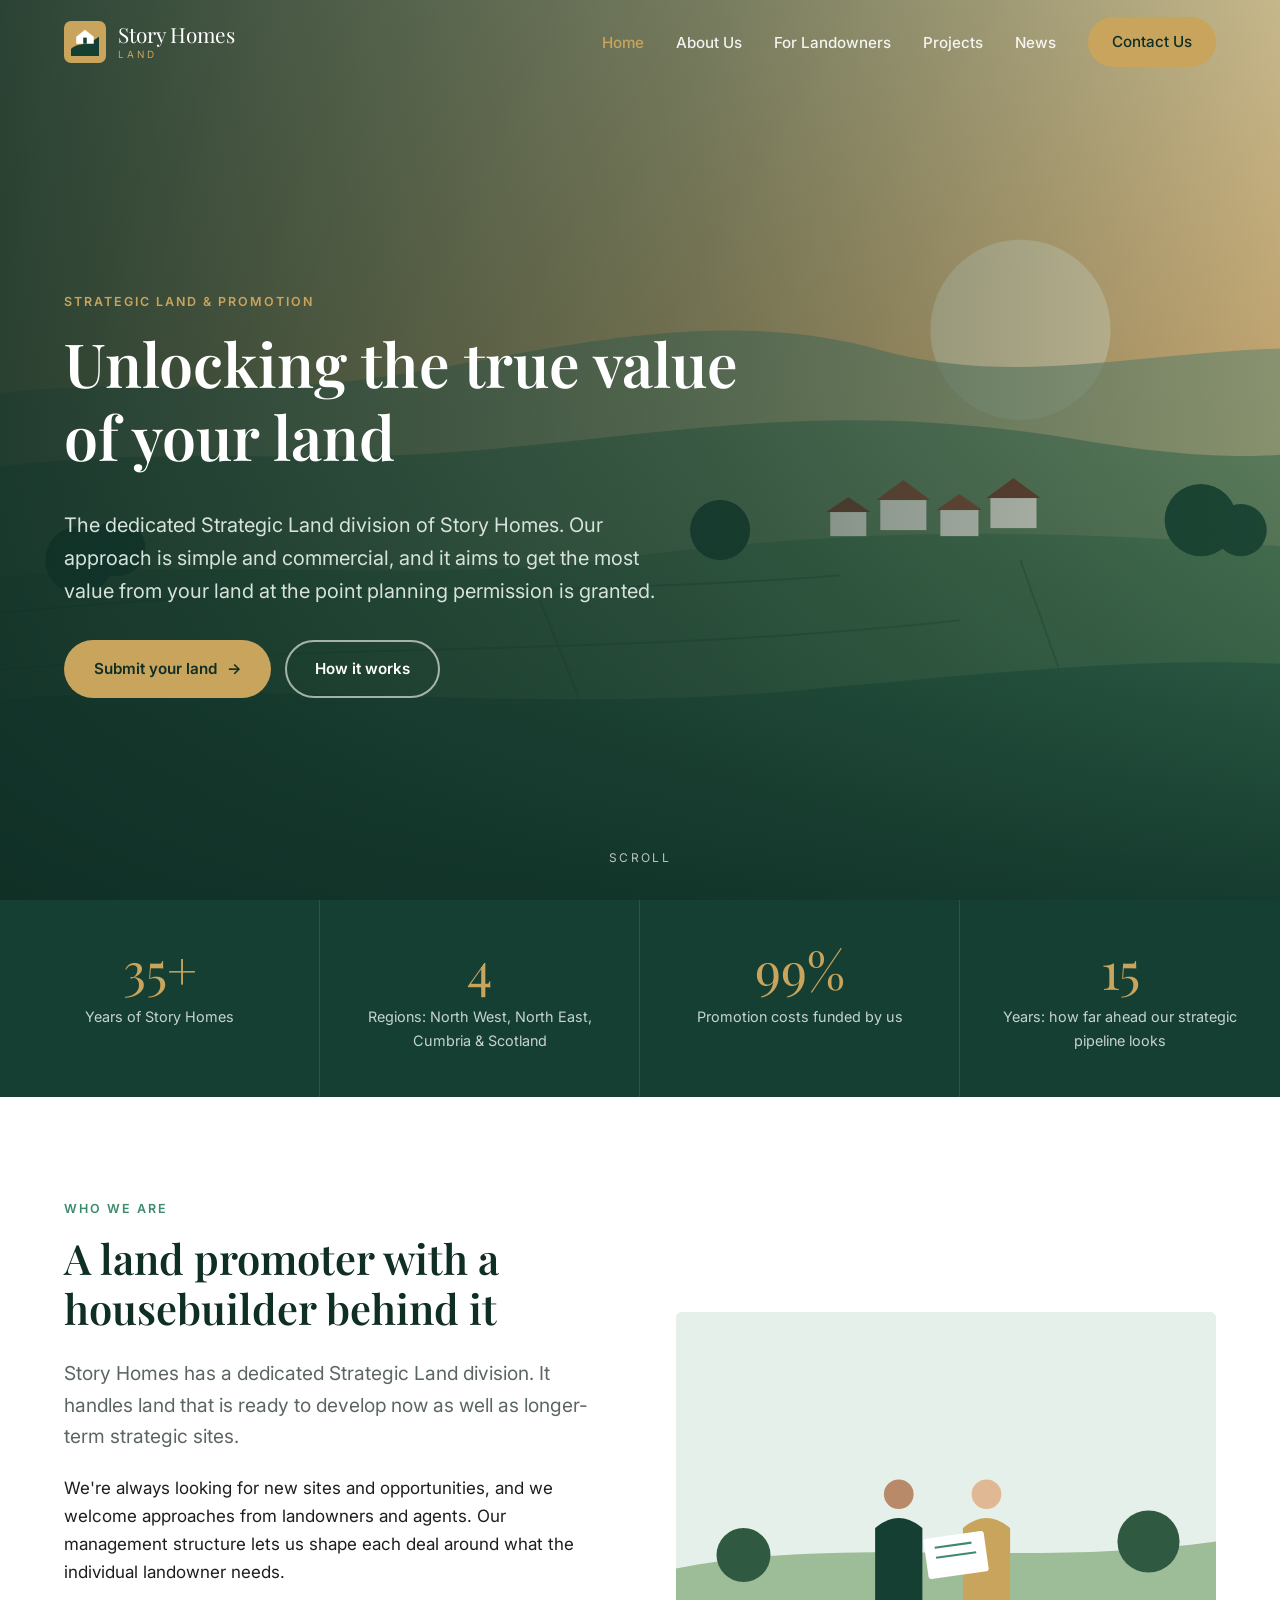
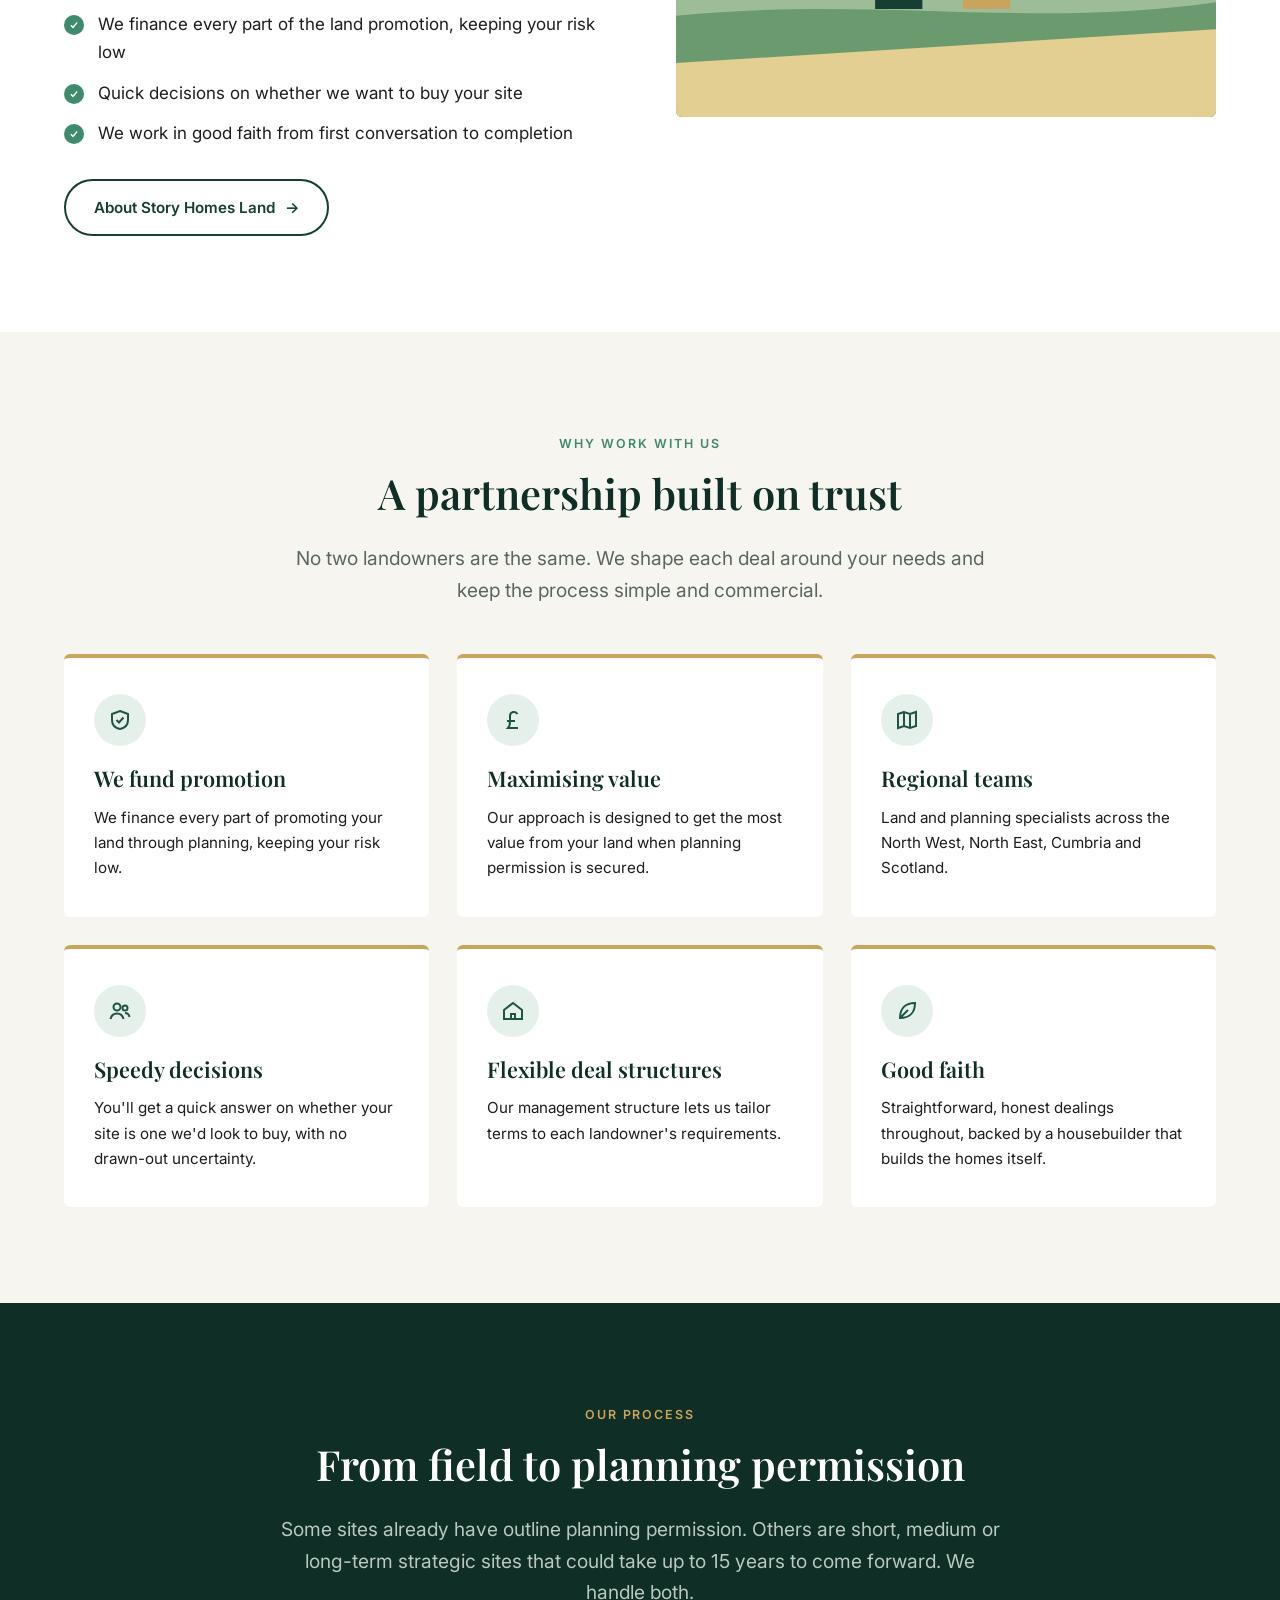
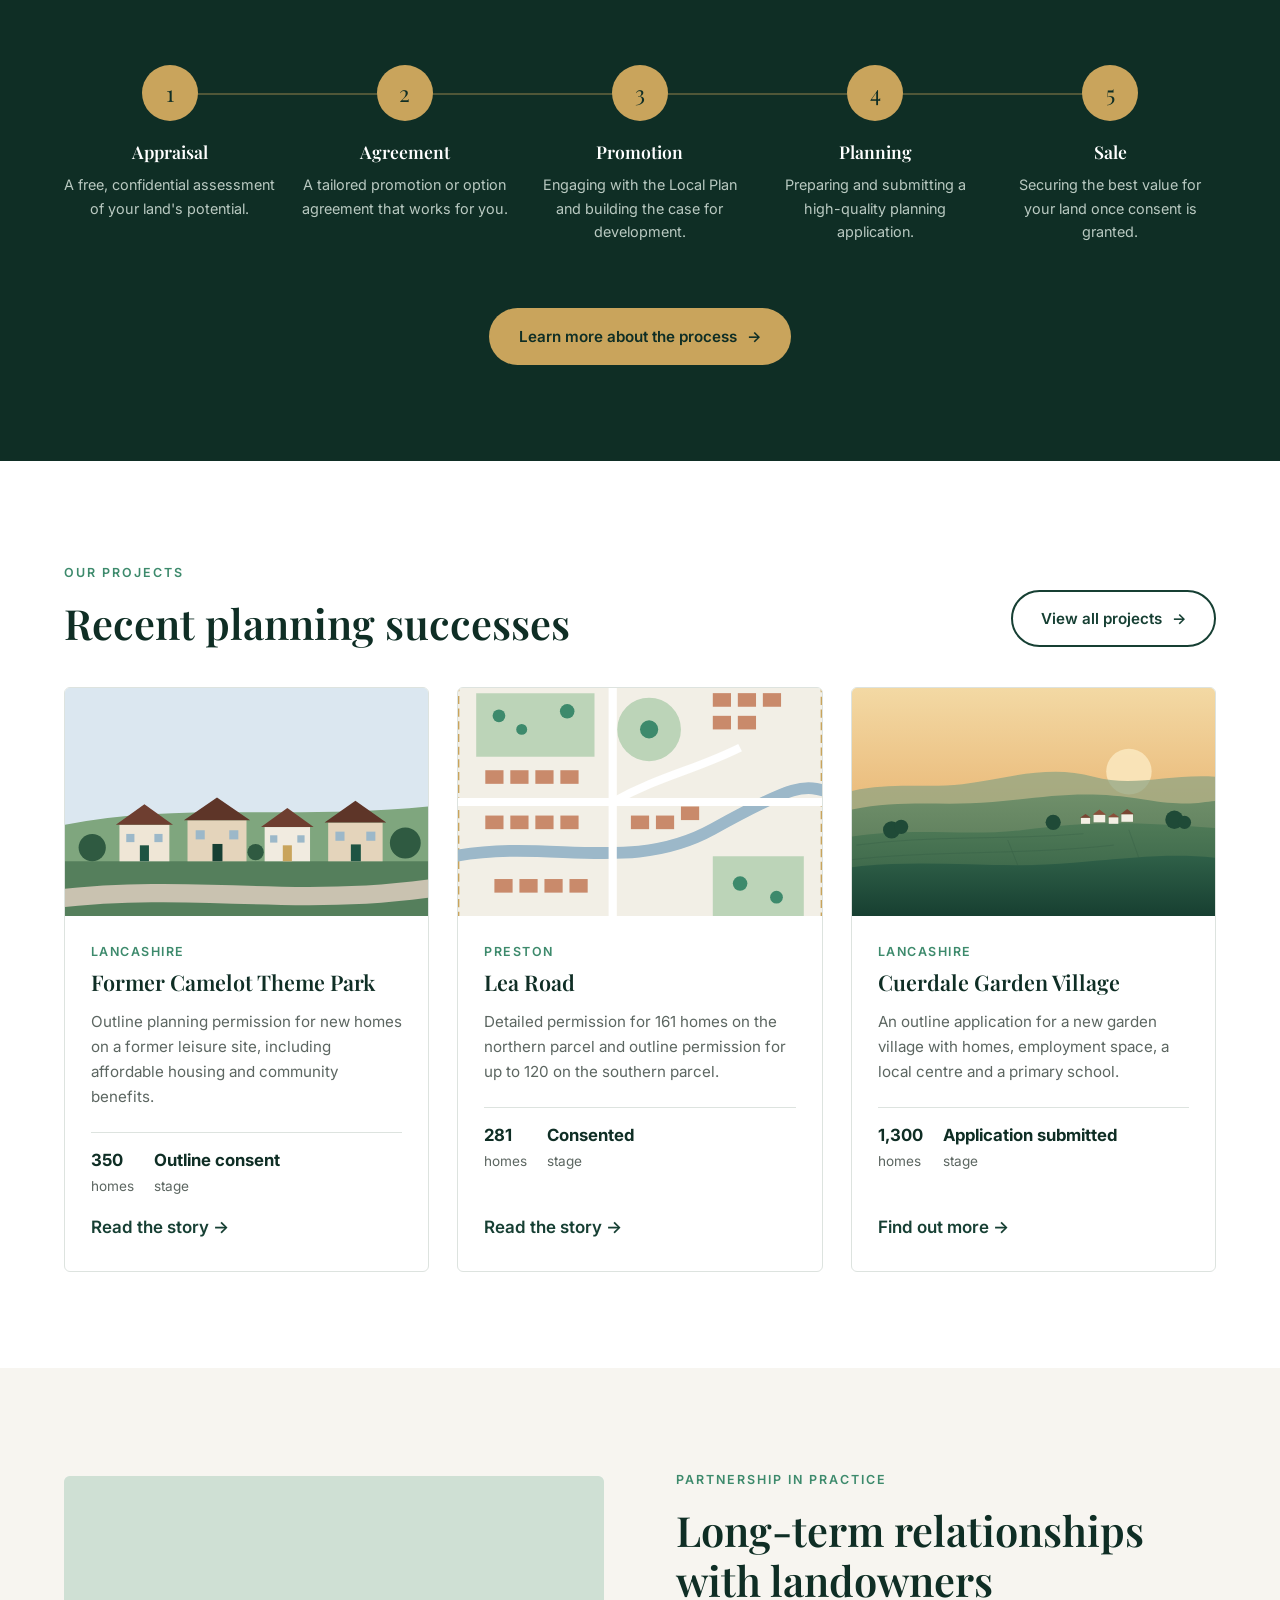
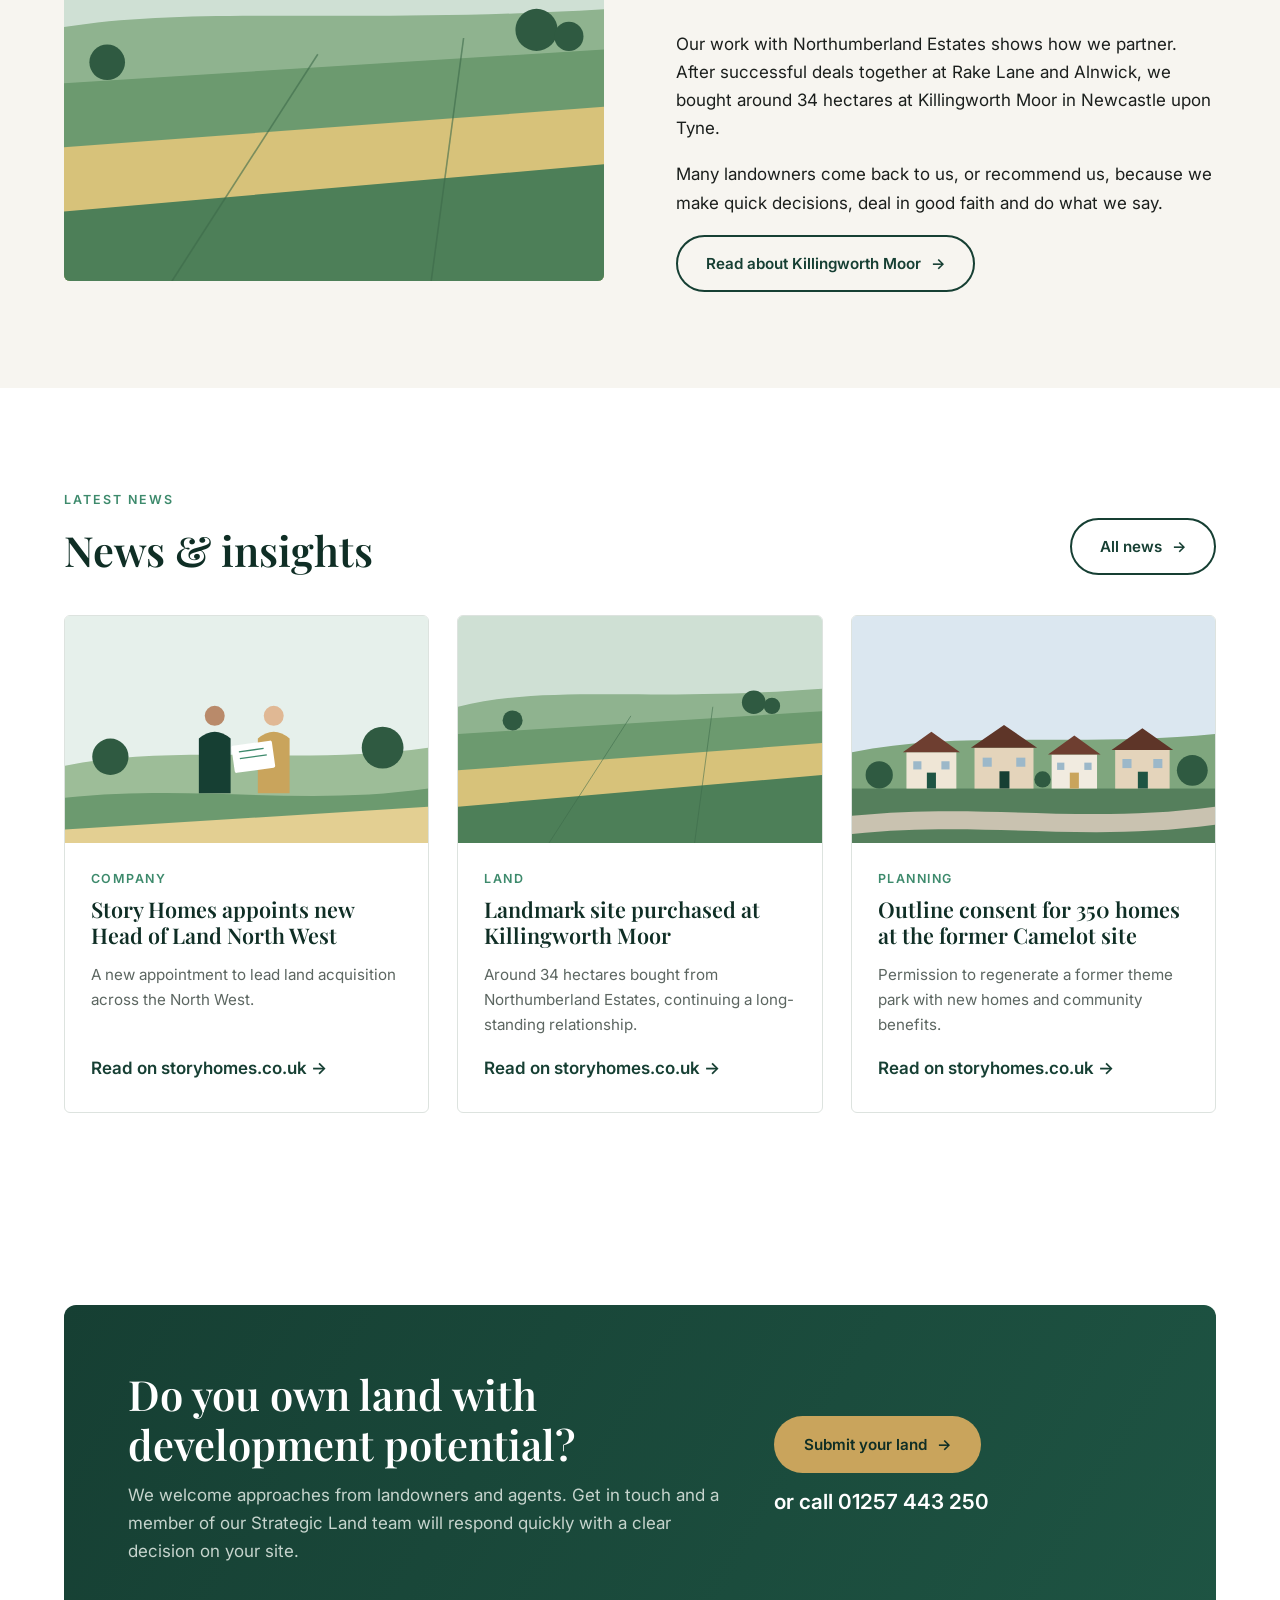
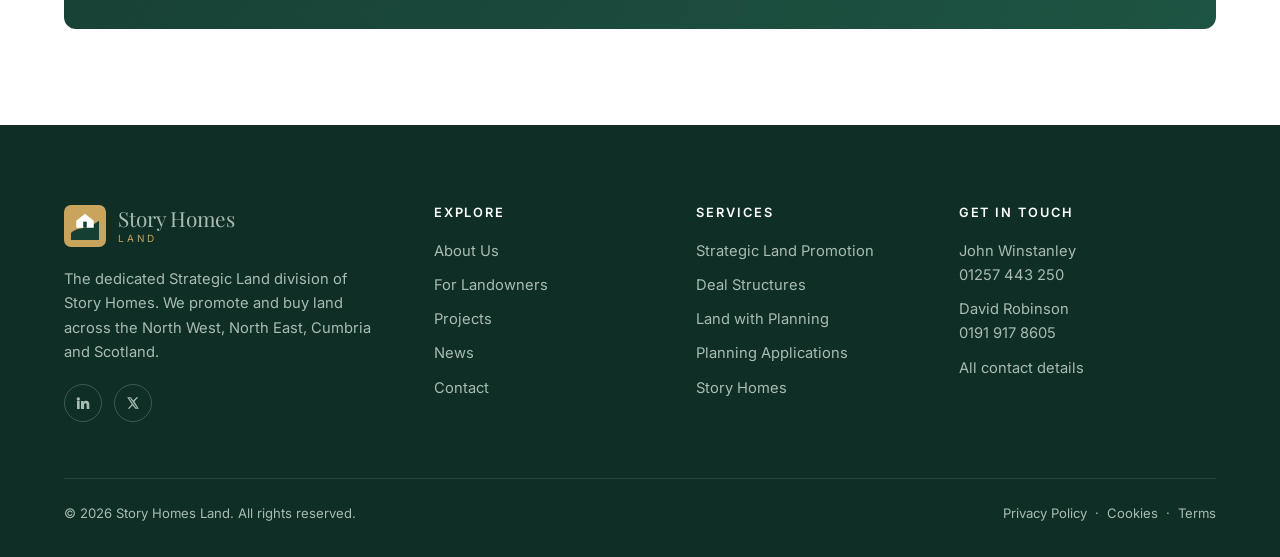
<file: index.html>
<!DOCTYPE html>
<html lang="en-GB">
<head>
<meta charset="utf-8">
<meta name="viewport" content="width=device-width, initial-scale=1">
<title>Story Homes Land | Strategic Land & Promotion</title>
<meta name="description" content="Story Homes Land works in partnership with landowners to promote land through the planning system and maximise its value.">
<link rel="icon" href="assets/img/favicon.svg" type="image/svg+xml">
<link rel="preconnect" href="https://fonts.googleapis.com">
<link rel="preconnect" href="https://fonts.gstatic.com" crossorigin>
<link href="https://fonts.googleapis.com/css2?family=Inter:wght@400;500;600&family=Playfair+Display:wght@500;600&display=swap" rel="stylesheet">
<link rel="stylesheet" href="assets/css/styles.css">
</head>
<body>
<header class="site-header">
  <div class="container">
    <nav class="nav" aria-label="Main">
      <a class="logo" href="index.html" aria-label="Story Homes Land home">
        <img class="logo__mark" src="assets/img/logo.svg" alt="">
        <span class="logo__text">Story Homes<small>Land</small></span>
      </a>
      <button class="nav__toggle" aria-label="Toggle menu" aria-expanded="false"><span></span><span></span><span></span></button>
      <ul class="nav__links">
        <li><a href="index.html" aria-current="page">Home</a></li>
        <li><a href="about.html">About Us</a></li>
        <li><a href="landowners.html">For Landowners</a></li>
        <li><a href="projects.html">Projects</a></li>
        <li><a href="news.html">News</a></li>
        <li><a class="btn btn--primary" href="contact.html">Contact Us</a></li>
      </ul>
    </nav>
  </div>
</header>
<main>
<section class="hero">
  <div class="hero__bg"><img src="assets/img/hero-landscape.svg" alt=""></div>
  <div class="container">
    <div class="hero__content">
      <span class="eyebrow" style="color:var(--gold)">Strategic Land &amp; Promotion</span>
      <h1>Unlocking the true value of your land</h1>
      <p>The dedicated Strategic Land division of Story Homes. Our approach is simple and commercial, and it aims to get the most value from your land at the point planning permission is granted.</p>
      <div class="hero__ctas">
        <a class="btn btn--primary arrow" href="contact.html">Submit your land</a>
        <a class="btn btn--ghost" href="landowners.html">How it works</a>
      </div>
    </div>
  </div>
  <a class="hero__scroll" href="#intro">Scroll</a>
</section>

<div class="stats" aria-label="Key figures">
  <div class="stat"><div class="stat__num" data-count="35" data-suffix="+">35+</div><div class="stat__label">Years of Story Homes</div></div>
  <div class="stat"><div class="stat__num" data-count="4">4</div><div class="stat__label">Regions: North West, North East, Cumbria &amp; Scotland</div></div>
  <div class="stat"><div class="stat__num" data-count="100" data-suffix="%">100%</div><div class="stat__label">Promotion costs funded by us</div></div>
  <div class="stat"><div class="stat__num" data-count="15">15</div><div class="stat__label">Years: how far ahead our strategic pipeline looks</div></div>
</div>

<section class="section" id="intro">
  <div class="container split">
    <div class="reveal">
      <span class="eyebrow">Who we are</span>
      <h2>A land promoter with a housebuilder behind it</h2>
      <p class="lead">Story Homes has a dedicated Strategic Land division. It handles land that is ready to develop now as well as longer-term strategic sites.</p>
      <p>We're always looking for new sites and opportunities, and we welcome approaches from landowners and agents. Our management structure lets us shape each deal around what the individual landowner needs.</p>
      <ul class="checklist">
        <li>We finance every part of the land promotion, keeping your risk low</li>
        <li>Quick decisions on whether we want to buy your site</li>
        <li>We work in good faith from first conversation to completion</li>
      </ul>
      <a class="btn btn--outline arrow" href="about.html">About Story Homes Land</a>
    </div>
    <div class="split__media reveal"><img src="assets/img/meeting.svg" alt="Illustration of a landowner meeting with the land team"></div>
  </div>
</section>

<section class="section section--cream">
  <div class="container">
    <div class="center reveal">
      <span class="eyebrow">Why work with us</span>
      <h2>A partnership built on trust</h2>
      <p class="lead">No two landowners are the same. We shape each deal around your needs and keep the process simple and commercial.</p>
    </div>
    <div class="grid grid--3" style="margin-top:48px">
      <div class="feature reveal"><div class="feature__icon"><svg width="24" height="24" fill="none" stroke="currentColor" stroke-width="2" viewBox="0 0 24 24"><path d="M12 3l8 3v6c0 5-3.5 8-8 9-4.5-1-8-4-8-9V6z"/><path d="M8.5 12l2.5 2.5 4.5-5"/></svg></div><h3>We fund promotion</h3><p>We finance every part of promoting your land through planning, keeping your risk low.</p></div>
      <div class="feature reveal"><div class="feature__icon"><svg width="24" height="24" fill="none" stroke="currentColor" stroke-width="2" viewBox="0 0 24 24"><path d="M17 20H7c2-2 2-4 2-7V8a4 4 0 0 1 7.5-2M6 13h8"/></svg></div><h3>Maximising value</h3><p>Our approach is designed to get the most value from your land when planning permission is secured.</p></div>
      <div class="feature reveal"><div class="feature__icon"><svg width="24" height="24" fill="none" stroke="currentColor" stroke-width="2" viewBox="0 0 24 24"><path d="M9 4L3 6v14l6-2 6 2 6-2V4l-6 2zM9 4v14M15 6v14"/></svg></div><h3>Regional teams</h3><p>Land and planning specialists across the North West, North East, Cumbria and Scotland.</p></div>
      <div class="feature reveal"><div class="feature__icon"><svg width="24" height="24" fill="none" stroke="currentColor" stroke-width="2" viewBox="0 0 24 24"><circle cx="9" cy="8" r="3.5"/><path d="M2.5 20c.8-3.5 3.4-5.5 6.5-5.5s5.7 2 6.5 5.5"/><circle cx="17" cy="9" r="2.5"/><path d="M17 14c2.3 0 4 1.5 4.5 4"/></svg></div><h3>Speedy decisions</h3><p>You'll get a quick answer on whether your site is one we'd look to buy, with no drawn-out uncertainty.</p></div>
      <div class="feature reveal"><div class="feature__icon"><svg width="24" height="24" fill="none" stroke="currentColor" stroke-width="2" viewBox="0 0 24 24"><path d="M3 11l9-7 9 7v9H3z"/><path d="M10 20v-5h4v5"/></svg></div><h3>Flexible deal structures</h3><p>Our management structure lets us tailor terms to each landowner's requirements.</p></div>
      <div class="feature reveal"><div class="feature__icon"><svg width="24" height="24" fill="none" stroke="currentColor" stroke-width="2" viewBox="0 0 24 24"><path d="M5 19C5 9 11 4 20 4c0 9-5 15-15 15zM5 19l8-8"/></svg></div><h3>Good faith</h3><p>Straightforward, honest dealings throughout, backed by a housebuilder that builds the homes itself.</p></div>
    </div>
  </div>
</section>

<section class="section section--dark">
  <div class="container">
    <div class="center reveal">
      <span class="eyebrow">Our process</span>
      <h2>From field to planning permission</h2>
      <p class="lead">Some sites already have outline planning permission. Others are short, medium or long-term strategic sites that could take up to 15 years to come forward. We handle both.</p>
    </div>
    <div class="process">
      <div class="step reveal"><div class="step__num"></div><h3>Appraisal</h3><p>A free, confidential assessment of your land's potential.</p></div>
      <div class="step reveal"><div class="step__num"></div><h3>Agreement</h3><p>A tailored promotion or option agreement that works for you.</p></div>
      <div class="step reveal"><div class="step__num"></div><h3>Promotion</h3><p>Engaging with the Local Plan and building the case for development.</p></div>
      <div class="step reveal"><div class="step__num"></div><h3>Planning</h3><p>Preparing and submitting a high-quality planning application.</p></div>
      <div class="step reveal"><div class="step__num"></div><h3>Sale</h3><p>Securing the best value for your land once consent is granted.</p></div>
    </div>
    <div class="center" style="margin-top:48px"><a class="btn btn--primary arrow" href="landowners.html">Learn more about the process</a></div>
  </div>
</section>

<section class="section">
  <div class="container">
    <div style="display:flex;justify-content:space-between;align-items:flex-end;flex-wrap:wrap;gap:20px;margin-bottom:40px">
      <div class="reveal"><span class="eyebrow">Our projects</span><h2 style="margin:0">Recent planning successes</h2></div>
      <a class="btn btn--outline arrow" href="projects.html">View all projects</a>
    </div>
    <div class="grid grid--3">
      <article class="card reveal" data-region="north-west">
        <div class="card__media"><img src="assets/img/village.svg" alt="Illustration of Former Camelot Theme Park"></div>
        <div class="card__body">
          <div class="card__meta">Lancashire</div>
          <h3>Former Camelot Theme Park</h3>
          <p>Outline planning permission for new homes on a former leisure site, including affordable housing and community benefits.</p>
          <div class="card__facts"><span><strong>350</strong>homes</span><span><strong>Outline consent</strong>stage</span></div>
          <a class="card__link" href="https://www.storyhomes.co.uk/stories/story-homes-welcomes-outline-planning-permission-for-350-new-homes-on-former-camelot-theme-park-site/" target="_blank" rel="noopener">Read the story</a>
        </div>
      </article>
      <article class="card reveal" data-region="north-west">
        <div class="card__media"><img src="assets/img/masterplan.svg" alt="Illustration of Lea Road"></div>
        <div class="card__body">
          <div class="card__meta">Preston</div>
          <h3>Lea Road</h3>
          <p>Detailed permission for 161 homes on the northern parcel and outline permission for up to 120 on the southern parcel.</p>
          <div class="card__facts"><span><strong>281</strong>homes</span><span><strong>Consented</strong>stage</span></div>
          <a class="card__link" href="https://www.storyhomes.co.uk/stories/story-homes-receives-green-light-to-bring-up-to-281-new-high-quality-homes-to-preston/" target="_blank" rel="noopener">Read the story</a>
        </div>
      </article>
      <article class="card reveal" data-region="north-west">
        <div class="card__media"><img src="assets/img/hero-landscape.svg" alt="Illustration of Cuerdale Garden Village"></div>
        <div class="card__body">
          <div class="card__meta">Lancashire</div>
          <h3>Cuerdale Garden Village</h3>
          <p>An outline application for a new garden village with homes, employment space, a local centre and a primary school.</p>
          <div class="card__facts"><span><strong>1,300</strong>homes</span><span><strong>Application submitted</strong>stage</span></div>
          <a class="card__link" href="projects.html">Find out more</a>
        </div>
      </article>
    </div>
  </div>
</section>

<section class="section section--cream">
  <div class="container split">
    <div class="split__media reveal"><img src="assets/img/fields.svg" alt=""></div>
    <div class="reveal">
      <span class="eyebrow">Partnership in practice</span>
      <h2>Long-term relationships with landowners</h2>
      <p>Our work with Northumberland Estates shows how we partner. After successful deals together at Rake Lane and Alnwick, we bought around 34 hectares at Killingworth Moor in Newcastle upon Tyne.</p>
      <p>Many landowners come back to us, or recommend us, because we make quick decisions, deal in good faith and do what we say.</p>
      <a class="btn btn--outline arrow" href="https://www.storyhomes.co.uk/stories/story-homes-purchases-landmark-new-site-at-killingworth-moor-newcastle-upon-tyne/" target="_blank" rel="noopener">Read about Killingworth Moor</a>
    </div>
  </div>
</section>


<section class="section">
  <div class="container">
    <div style="display:flex;justify-content:space-between;align-items:flex-end;flex-wrap:wrap;gap:20px;margin-bottom:40px">
      <div class="reveal"><span class="eyebrow">Latest news</span><h2 style="margin:0">News &amp; insights</h2></div>
      <a class="btn btn--outline arrow" href="news.html">All news</a>
    </div>
    <div class="grid grid--3">
      <article class="card reveal">
        <div class="card__media"><img src="assets/img/meeting.svg" alt=""></div>
        <div class="card__body">
          <div class="card__meta">Company</div>
          <h3>Story Homes appoints new Head of Land North West</h3>
          <p>A new appointment to lead land acquisition across the North West.</p>
          <a class="card__link" href="https://www.storyhomes.co.uk/story-homes-appoints-new-head-of-land-north-west-to-drive-acquisition-strategy/" target="_blank" rel="noopener">Read on storyhomes.co.uk</a>
        </div>
      </article>
      <article class="card reveal">
        <div class="card__media"><img src="assets/img/fields.svg" alt=""></div>
        <div class="card__body">
          <div class="card__meta">Land</div>
          <h3>Landmark site purchased at Killingworth Moor</h3>
          <p>Around 34 hectares bought from Northumberland Estates, continuing a long-standing relationship.</p>
          <a class="card__link" href="https://www.storyhomes.co.uk/stories/story-homes-purchases-landmark-new-site-at-killingworth-moor-newcastle-upon-tyne/" target="_blank" rel="noopener">Read on storyhomes.co.uk</a>
        </div>
      </article>
      <article class="card reveal">
        <div class="card__media"><img src="assets/img/village.svg" alt=""></div>
        <div class="card__body">
          <div class="card__meta">Planning</div>
          <h3>Outline consent for 350 homes at the former Camelot site</h3>
          <p>Permission to regenerate a former theme park with new homes and community benefits.</p>
          <a class="card__link" href="https://www.storyhomes.co.uk/stories/story-homes-welcomes-outline-planning-permission-for-350-new-homes-on-former-camelot-theme-park-site/" target="_blank" rel="noopener">Read on storyhomes.co.uk</a>
        </div>
      </article>
    </div>
  </div>
</section>

<section class="section">
  <div class="container">
    <div class="cta-band reveal">
      <div>
        <h2>Do you own land with development potential?</h2>
        <p>We welcome approaches from landowners and agents. Get in touch and a member of our Strategic Land team will respond quickly with a clear decision on your site.</p>
      </div>
      <div class="cta-band__actions">
        <a class="btn btn--primary arrow" href="contact.html">Submit your land</a>
        <a class="cta-band__phone" href="tel:01257443250">or call 01257 443 250</a>
      </div>
    </div>
  </div>
</section>

</main>
<footer class="site-footer">
  <div class="container">
    <div class="footer-grid">
      <div>
        <a class="logo" href="index.html"><img class="logo__mark" src="assets/img/logo.svg" alt=""><span class="logo__text">Story Homes<small>Land</small></span></a>
        <p style="margin-top:20px">The dedicated Strategic Land division of Story Homes. We promote and buy land across the North West, North East, Cumbria and Scotland.</p>
        <div class="socials">
          <a href="#" aria-label="LinkedIn"><svg width="16" height="16" viewBox="0 0 24 24" fill="currentColor"><path d="M4.98 3.5a2.5 2.5 0 1 1 0 5 2.5 2.5 0 0 1 0-5zM3 9h4v12H3zM9 9h3.8v1.7h.1c.5-1 1.8-2 3.8-2 4 0 4.8 2.6 4.8 6V21h-4v-5.5c0-1.3 0-3-1.8-3s-2.1 1.4-2.1 2.9V21H9z"/></svg></a>
          <a href="#" aria-label="X"><svg width="14" height="14" viewBox="0 0 24 24" fill="currentColor"><path d="M18.2 2H21l-6.6 7.5L22 22h-6l-4.7-6.2L5.8 22H3l7-8L2 2h6.1l4.3 5.7zM17.2 20h1.6L7 3.8H5.3z"/></svg></a>
        </div>
      </div>
      <div>
        <h4>Explore</h4>
        <ul>
          <li><a href="about.html">About Us</a></li>
          <li><a href="landowners.html">For Landowners</a></li>
          <li><a href="projects.html">Projects</a></li>
          <li><a href="news.html">News</a></li>
          <li><a href="contact.html">Contact</a></li>
        </ul>
      </div>
      <div>
        <h4>Services</h4>
        <ul>
          <li><a href="landowners.html#promotion">Strategic Land Promotion</a></li>
          <li><a href="landowners.html#options">Deal Structures</a></li>
          <li><a href="landowners.html#sales">Land with Planning</a></li>
          <li><a href="https://www.storyhomes.co.uk/land-and-planning/planning-applications/" target="_blank" rel="noopener">Planning Applications</a></li>
          <li><a href="https://www.storyhomes.co.uk/" target="_blank" rel="noopener">Story Homes</a></li>
        </ul>
      </div>
      <div>
        <h4>Get in touch</h4>
        <ul>
          <li>John Winstanley<br><a href="tel:01257443250">01257 443 250</a></li>
          <li>David Robinson<br><a href="tel:01919178605">0191 917 8605</a></li>
          <li><a href="contact.html">All contact details</a></li>
        </ul>
      </div>
    </div>
    <div class="footer-bottom">
      <span>&copy; <span id="year">2026</span> Story Homes Land. All rights reserved.</span>
      <span><a href="#">Privacy Policy</a> &nbsp;·&nbsp; <a href="#">Cookies</a> &nbsp;·&nbsp; <a href="#">Terms</a></span>
    </div>
  </div>
</footer>
<script src="assets/js/main.js"></script>
</body>
</html>
</file>
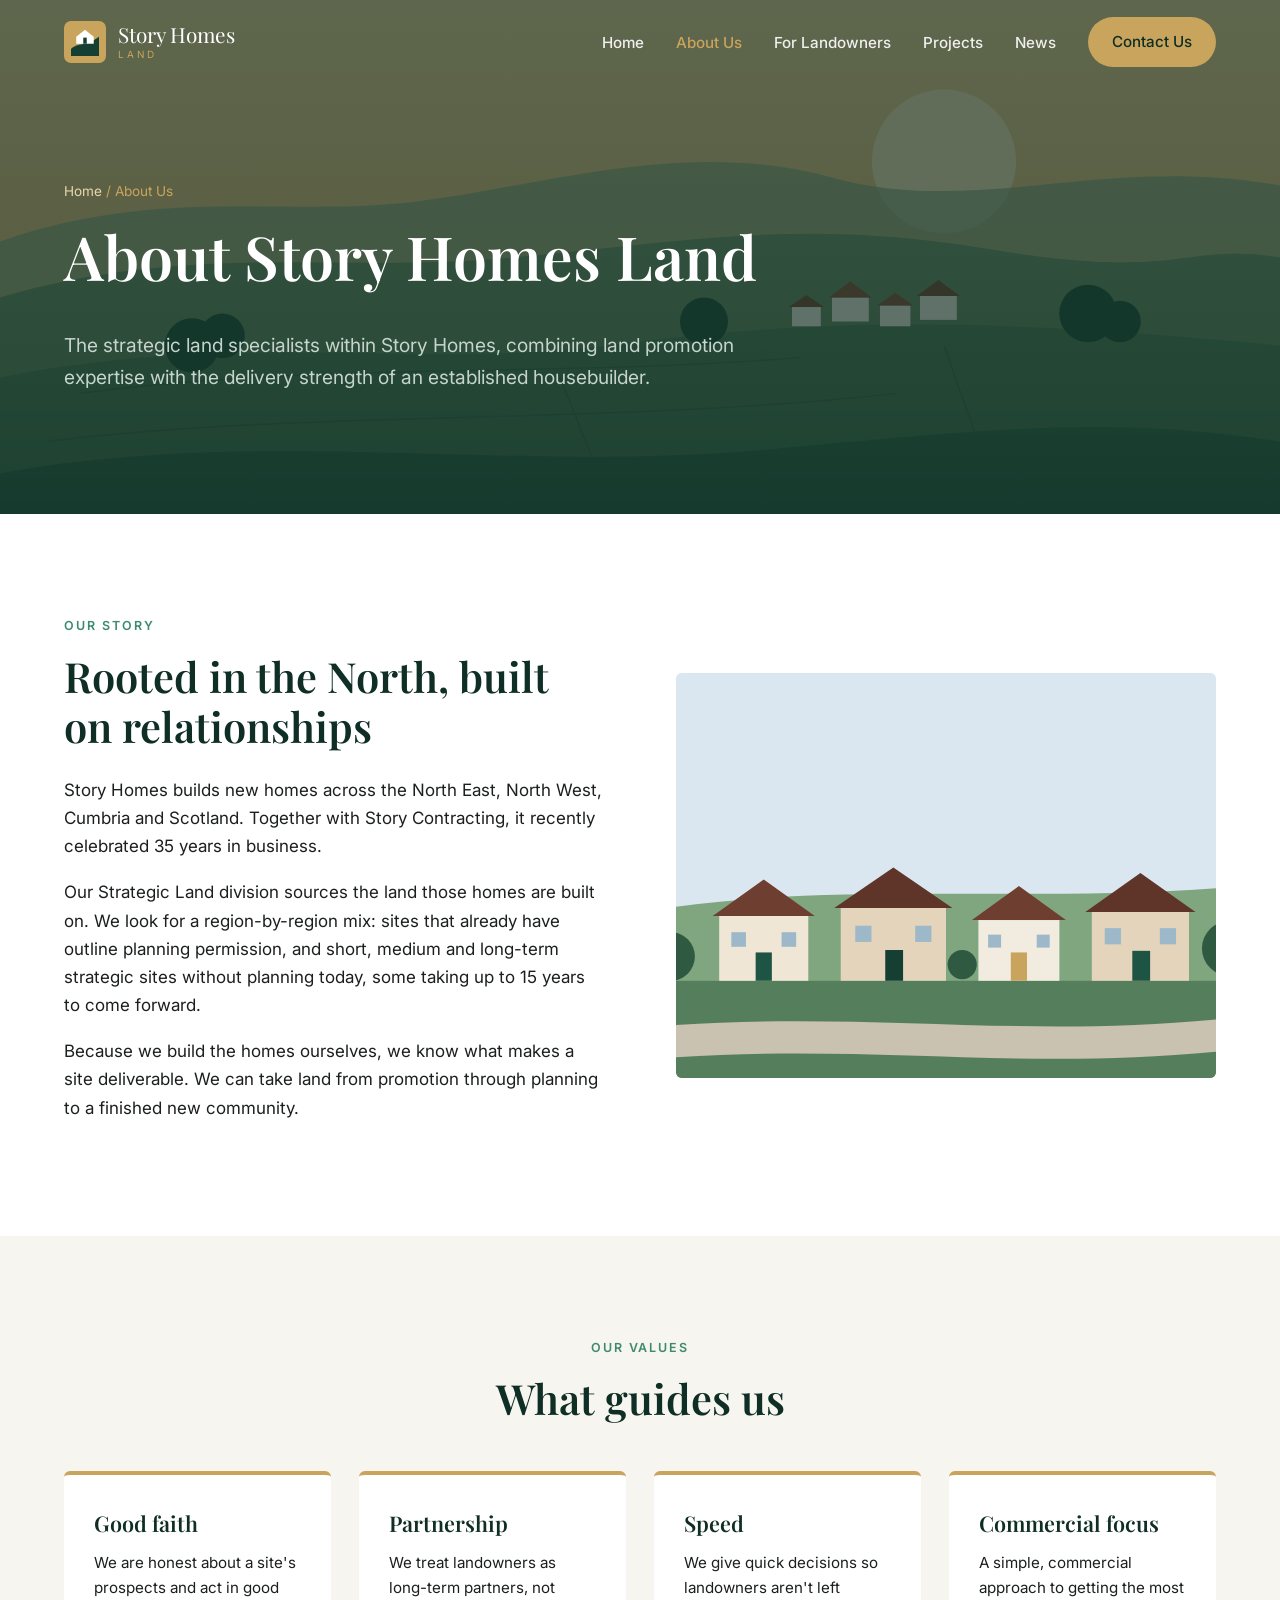
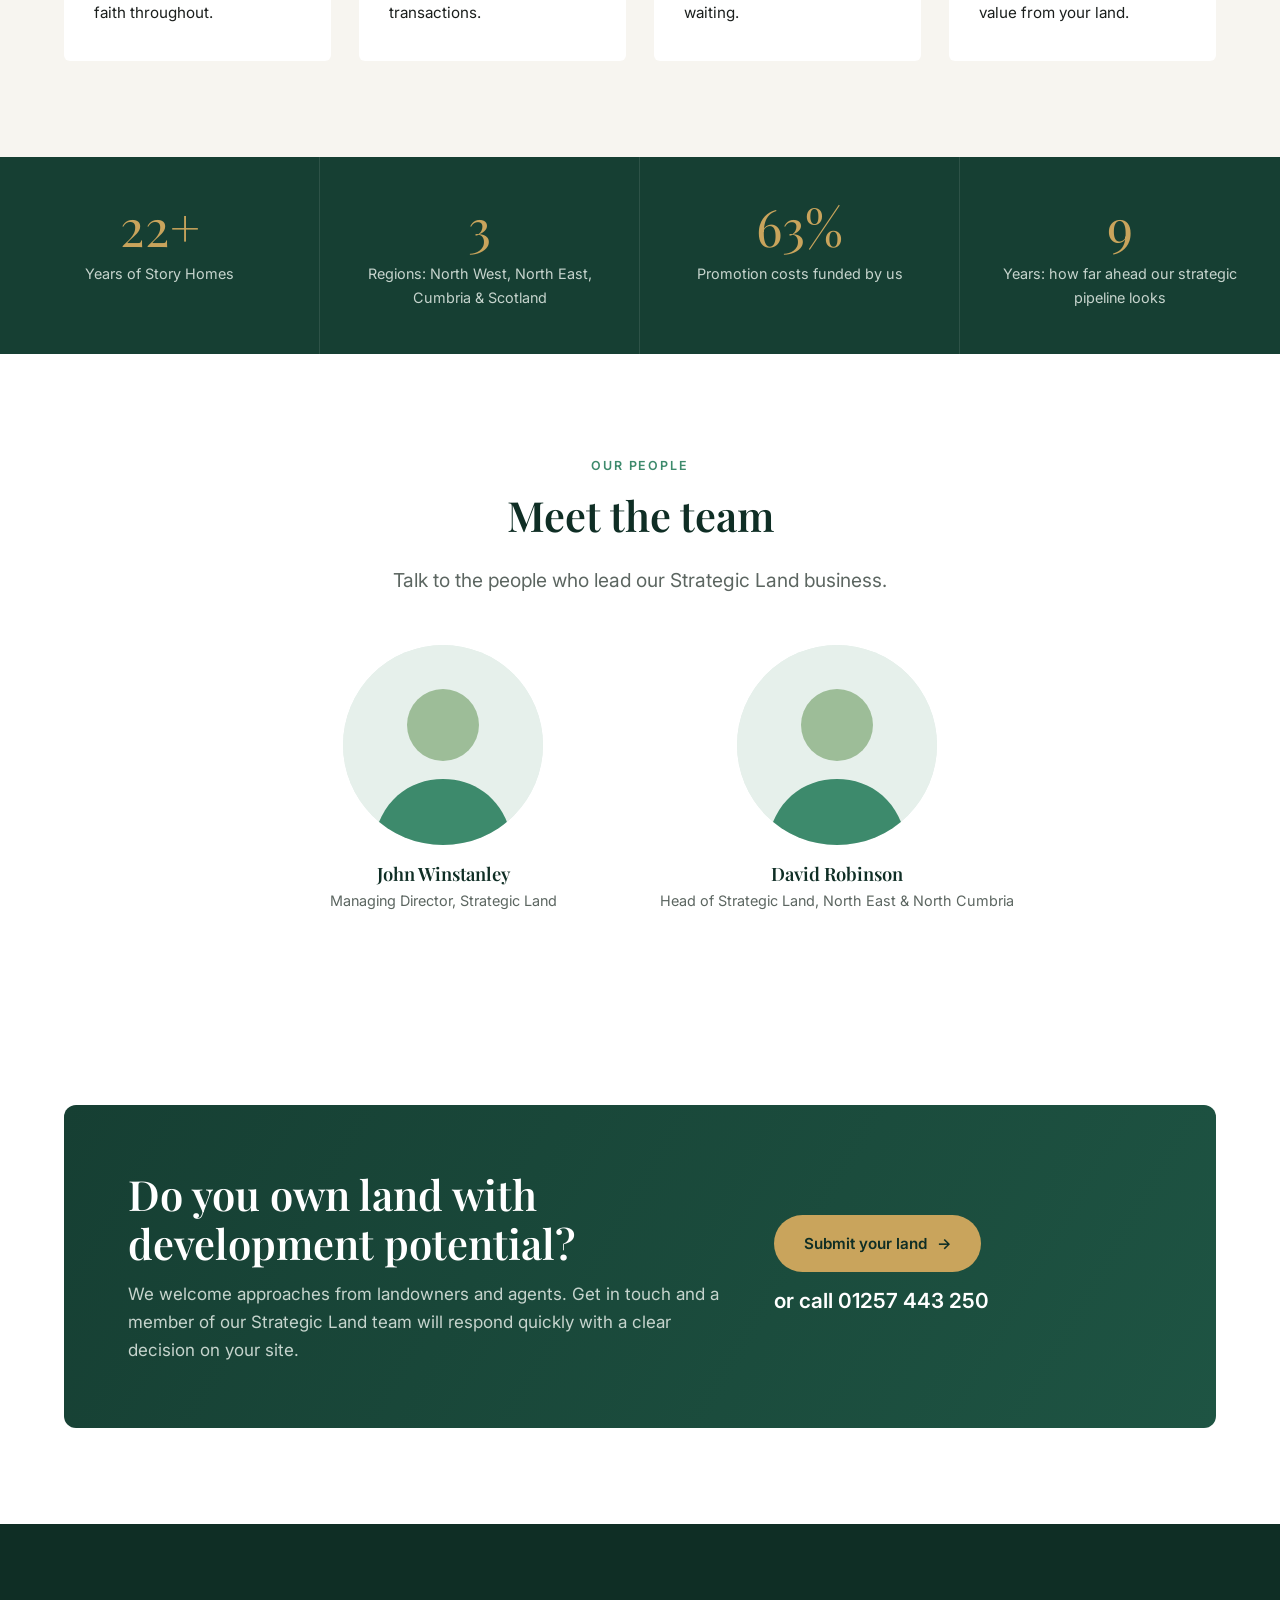
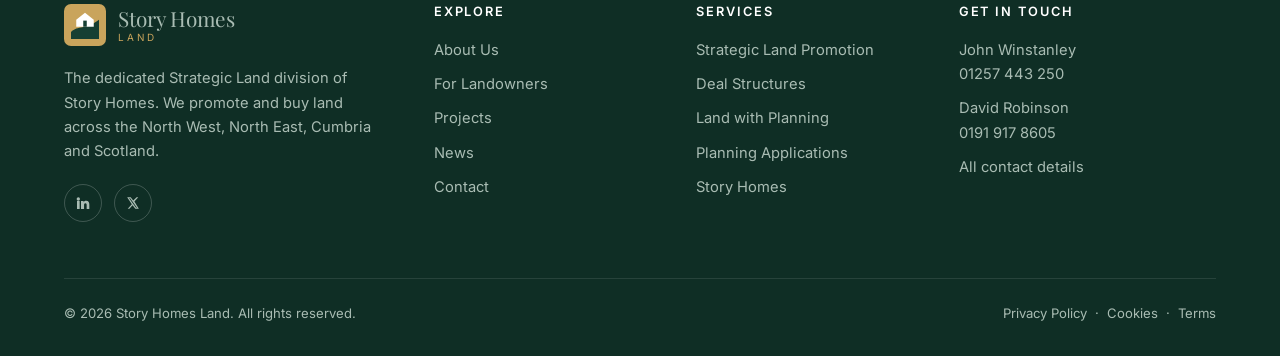
<file: about.html>
<!DOCTYPE html>
<html lang="en-GB">
<head>
<meta charset="utf-8">
<meta name="viewport" content="width=device-width, initial-scale=1">
<title>About Us | Story Homes Land</title>
<meta name="description" content="Story Homes Land is the strategic land division of Story Homes.">
<link rel="icon" href="assets/img/favicon.svg" type="image/svg+xml">
<link rel="preconnect" href="https://fonts.googleapis.com">
<link rel="preconnect" href="https://fonts.gstatic.com" crossorigin>
<link href="https://fonts.googleapis.com/css2?family=Inter:wght@400;500;600&family=Playfair+Display:wght@500;600&display=swap" rel="stylesheet">
<link rel="stylesheet" href="assets/css/styles.css">
</head>
<body>
<header class="site-header">
  <div class="container">
    <nav class="nav" aria-label="Main">
      <a class="logo" href="index.html" aria-label="Story Homes Land home">
        <img class="logo__mark" src="assets/img/logo.svg" alt="">
        <span class="logo__text">Story Homes<small>Land</small></span>
      </a>
      <button class="nav__toggle" aria-label="Toggle menu" aria-expanded="false"><span></span><span></span><span></span></button>
      <ul class="nav__links">
        <li><a href="index.html">Home</a></li>
        <li><a href="about.html" aria-current="page">About Us</a></li>
        <li><a href="landowners.html">For Landowners</a></li>
        <li><a href="projects.html">Projects</a></li>
        <li><a href="news.html">News</a></li>
        <li><a class="btn btn--primary" href="contact.html">Contact Us</a></li>
      </ul>
    </nav>
  </div>
</header>
<section class="page-hero">
  <div class="page-hero__bg"><img src="assets/img/hero-landscape.svg" alt=""></div>
  <div class="container">
    <div class="breadcrumb"><a href="index.html">Home</a> / About Us</div>
    <h1>About Story Homes Land</h1>
    <p>The strategic land specialists within Story Homes, combining land promotion expertise with the delivery strength of an established housebuilder.</p>
  </div>
</section>
<main>
<section class="section">
  <div class="container split">
    <div class="reveal">
      <span class="eyebrow">Our story</span>
      <h2>Rooted in the North, built on relationships</h2>
      <p>Story Homes builds new homes across the North East, North West, Cumbria and Scotland. Together with Story Contracting, it recently celebrated 35 years in business.</p>
      <p>Our Strategic Land division sources the land those homes are built on. We look for a region-by-region mix: sites that already have outline planning permission, and short, medium and long-term strategic sites without planning today, some taking up to 15 years to come forward.</p>
      <p>Because we build the homes ourselves, we know what makes a site deliverable. We can take land from promotion through planning to a finished new community.</p>
    </div>
    <div class="split__media reveal"><img src="assets/img/village.svg" alt="Illustration of new homes"></div>
  </div>
</section>

<section class="section section--cream">
  <div class="container">
    <div class="center reveal"><span class="eyebrow">Our values</span><h2>What guides us</h2></div>
    <div class="grid grid--4" style="margin-top:48px">
      <div class="feature reveal"><h3>Good faith</h3><p>We are honest about a site's prospects and act in good faith throughout.</p></div>
      <div class="feature reveal"><h3>Partnership</h3><p>We treat landowners as long-term partners, not transactions.</p></div>
      <div class="feature reveal"><h3>Speed</h3><p>We give quick decisions so landowners aren't left waiting.</p></div>
      <div class="feature reveal"><h3>Commercial focus</h3><p>A simple, commercial approach to getting the most value from your land.</p></div>
    </div>
  </div>
</section>

<div class="stats" aria-label="Key figures">
  <div class="stat"><div class="stat__num" data-count="35" data-suffix="+">35+</div><div class="stat__label">Years of Story Homes</div></div>
  <div class="stat"><div class="stat__num" data-count="4">4</div><div class="stat__label">Regions: North West, North East, Cumbria &amp; Scotland</div></div>
  <div class="stat"><div class="stat__num" data-count="100" data-suffix="%">100%</div><div class="stat__label">Promotion costs funded by us</div></div>
  <div class="stat"><div class="stat__num" data-count="15">15</div><div class="stat__label">Years: how far ahead our strategic pipeline looks</div></div>
</div>

<section class="section" id="team">
  <div class="container">
    <div class="center reveal"><span class="eyebrow">Our people</span><h2>Meet the team</h2><p class="lead">Talk to the people who lead our Strategic Land business.</p></div>
    <div class="grid grid--2" style="margin-top:48px;max-width:760px;margin-left:auto;margin-right:auto">
      <div class="person reveal"><div class="person__photo"><svg viewBox="0 0 200 200"><rect width="200" height="200" fill="#e6f0eb"/><circle cx="100" cy="80" r="36" fill="#9dbd98"/><path d="M30 200c6-44 36-66 70-66s64 22 70 66z" fill="#3d8a6c"/></svg></div><h3>John Winstanley</h3><p>Managing Director, Strategic Land</p></div>
      <div class="person reveal"><div class="person__photo"><svg viewBox="0 0 200 200"><rect width="200" height="200" fill="#e6f0eb"/><circle cx="100" cy="80" r="36" fill="#9dbd98"/><path d="M30 200c6-44 36-66 70-66s64 22 70 66z" fill="#3d8a6c"/></svg></div><h3>David Robinson</h3><p>Head of Strategic Land, North East &amp; North Cumbria</p></div>
    </div>
  </div>
</section>

<section class="section">
  <div class="container">
    <div class="cta-band reveal">
      <div>
        <h2>Do you own land with development potential?</h2>
        <p>We welcome approaches from landowners and agents. Get in touch and a member of our Strategic Land team will respond quickly with a clear decision on your site.</p>
      </div>
      <div class="cta-band__actions">
        <a class="btn btn--primary arrow" href="contact.html">Submit your land</a>
        <a class="cta-band__phone" href="tel:01257443250">or call 01257 443 250</a>
      </div>
    </div>
  </div>
</section>

</main>
<footer class="site-footer">
  <div class="container">
    <div class="footer-grid">
      <div>
        <a class="logo" href="index.html"><img class="logo__mark" src="assets/img/logo.svg" alt=""><span class="logo__text">Story Homes<small>Land</small></span></a>
        <p style="margin-top:20px">The dedicated Strategic Land division of Story Homes. We promote and buy land across the North West, North East, Cumbria and Scotland.</p>
        <div class="socials">
          <a href="#" aria-label="LinkedIn"><svg width="16" height="16" viewBox="0 0 24 24" fill="currentColor"><path d="M4.98 3.5a2.5 2.5 0 1 1 0 5 2.5 2.5 0 0 1 0-5zM3 9h4v12H3zM9 9h3.8v1.7h.1c.5-1 1.8-2 3.8-2 4 0 4.8 2.6 4.8 6V21h-4v-5.5c0-1.3 0-3-1.8-3s-2.1 1.4-2.1 2.9V21H9z"/></svg></a>
          <a href="#" aria-label="X"><svg width="14" height="14" viewBox="0 0 24 24" fill="currentColor"><path d="M18.2 2H21l-6.6 7.5L22 22h-6l-4.7-6.2L5.8 22H3l7-8L2 2h6.1l4.3 5.7zM17.2 20h1.6L7 3.8H5.3z"/></svg></a>
        </div>
      </div>
      <div>
        <h4>Explore</h4>
        <ul>
          <li><a href="about.html">About Us</a></li>
          <li><a href="landowners.html">For Landowners</a></li>
          <li><a href="projects.html">Projects</a></li>
          <li><a href="news.html">News</a></li>
          <li><a href="contact.html">Contact</a></li>
        </ul>
      </div>
      <div>
        <h4>Services</h4>
        <ul>
          <li><a href="landowners.html#promotion">Strategic Land Promotion</a></li>
          <li><a href="landowners.html#options">Deal Structures</a></li>
          <li><a href="landowners.html#sales">Land with Planning</a></li>
          <li><a href="https://www.storyhomes.co.uk/land-and-planning/planning-applications/" target="_blank" rel="noopener">Planning Applications</a></li>
          <li><a href="https://www.storyhomes.co.uk/" target="_blank" rel="noopener">Story Homes</a></li>
        </ul>
      </div>
      <div>
        <h4>Get in touch</h4>
        <ul>
          <li>John Winstanley<br><a href="tel:01257443250">01257 443 250</a></li>
          <li>David Robinson<br><a href="tel:01919178605">0191 917 8605</a></li>
          <li><a href="contact.html">All contact details</a></li>
        </ul>
      </div>
    </div>
    <div class="footer-bottom">
      <span>&copy; <span id="year">2026</span> Story Homes Land. All rights reserved.</span>
      <span><a href="#">Privacy Policy</a> &nbsp;·&nbsp; <a href="#">Cookies</a> &nbsp;·&nbsp; <a href="#">Terms</a></span>
    </div>
  </div>
</footer>
<script src="assets/js/main.js"></script>
</body>
</html>
</file>
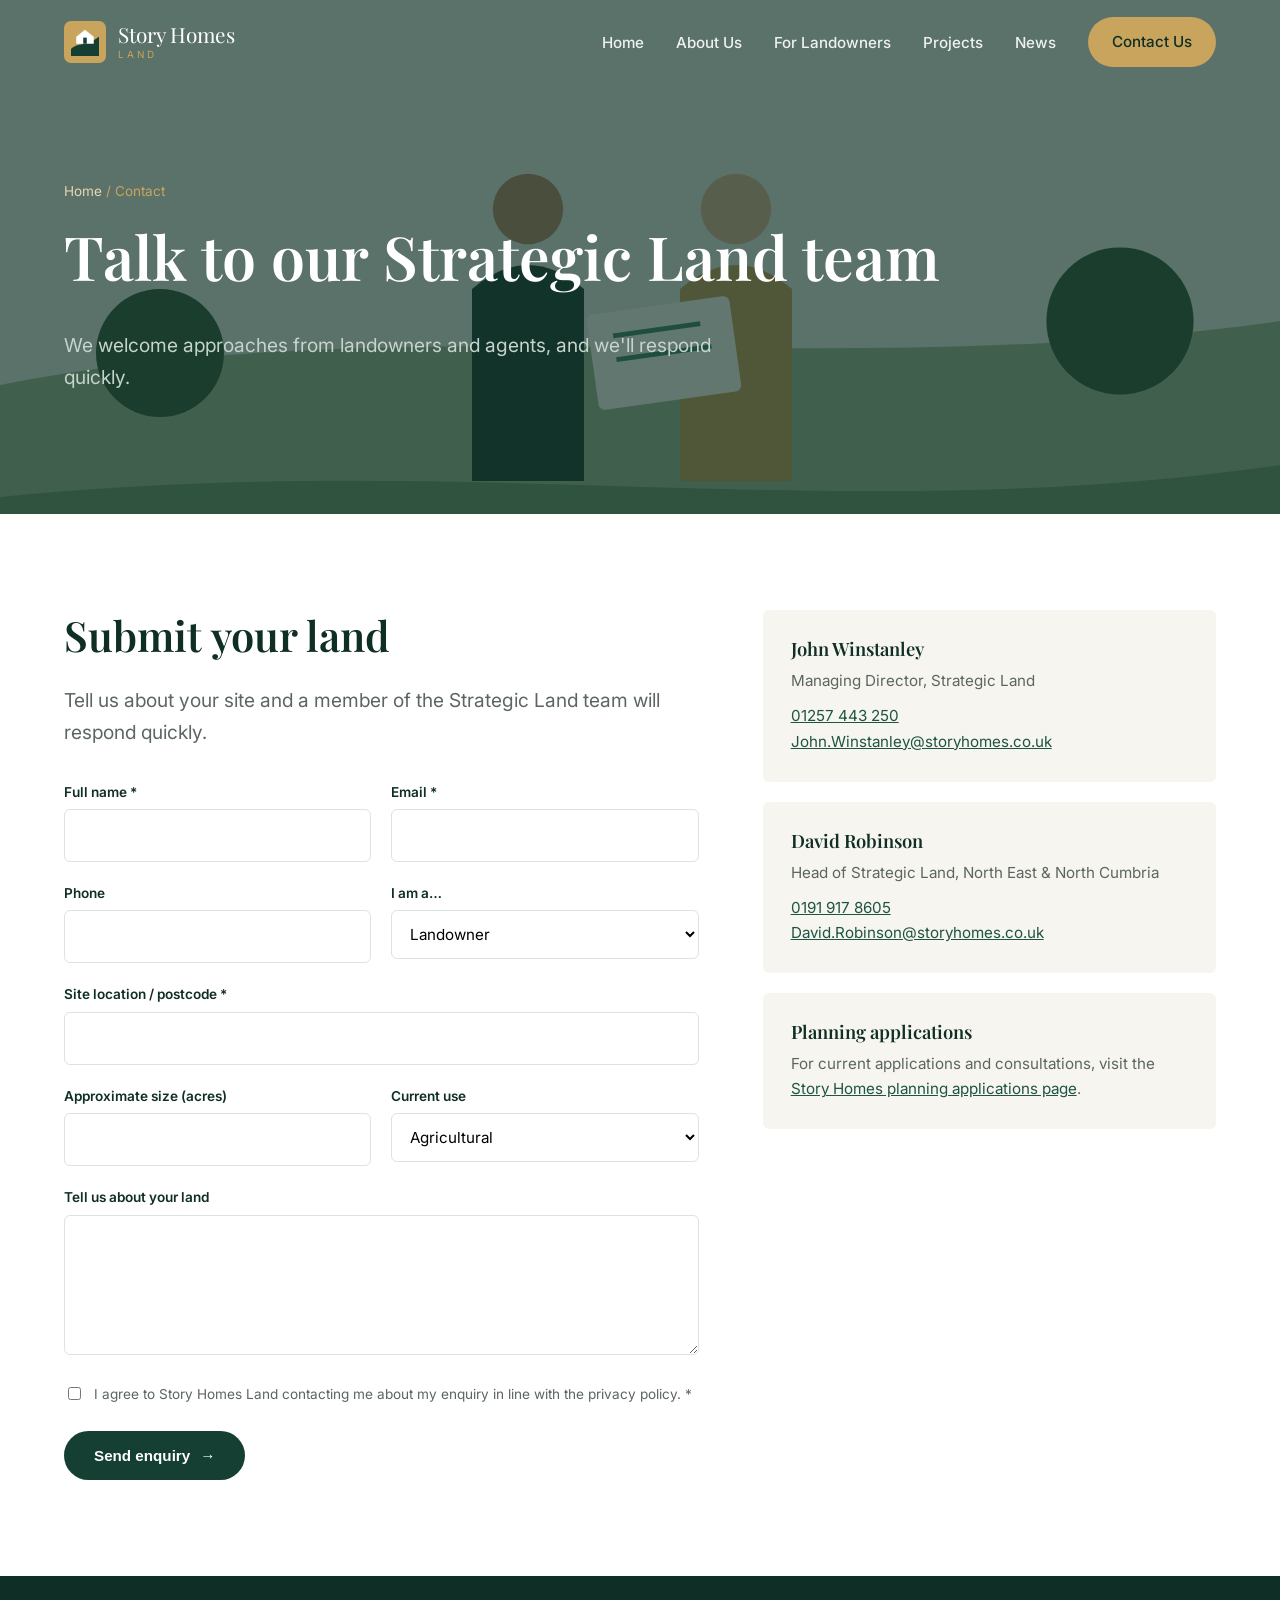
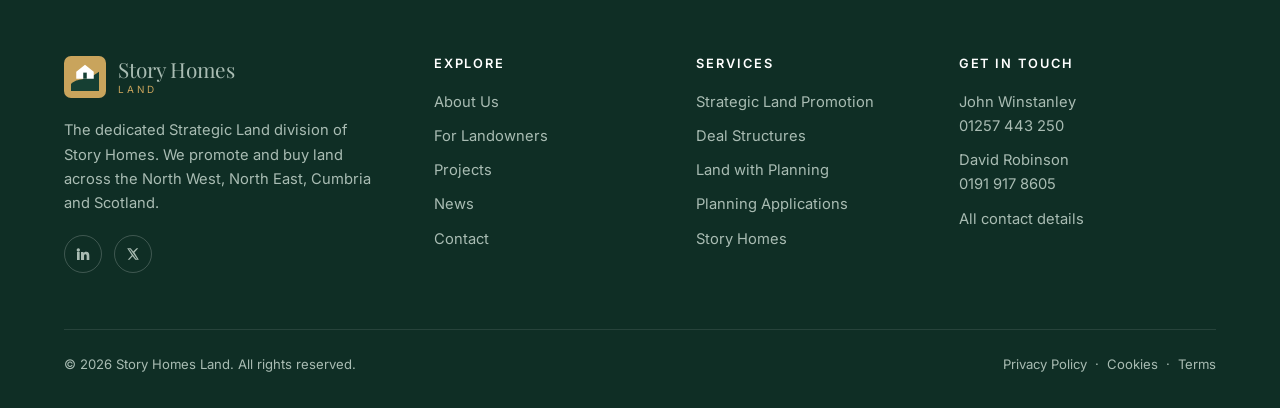
<file: contact.html>
<!DOCTYPE html>
<html lang="en-GB">
<head>
<meta charset="utf-8">
<meta name="viewport" content="width=device-width, initial-scale=1">
<title>Contact Us | Story Homes Land</title>
<meta name="description" content="Contact Story Homes Land for a free land appraisal.">
<link rel="icon" href="assets/img/favicon.svg" type="image/svg+xml">
<link rel="preconnect" href="https://fonts.googleapis.com">
<link rel="preconnect" href="https://fonts.gstatic.com" crossorigin>
<link href="https://fonts.googleapis.com/css2?family=Inter:wght@400;500;600&family=Playfair+Display:wght@500;600&display=swap" rel="stylesheet">
<link rel="stylesheet" href="assets/css/styles.css">
</head>
<body>
<header class="site-header">
  <div class="container">
    <nav class="nav" aria-label="Main">
      <a class="logo" href="index.html" aria-label="Story Homes Land home">
        <img class="logo__mark" src="assets/img/logo.svg" alt="">
        <span class="logo__text">Story Homes<small>Land</small></span>
      </a>
      <button class="nav__toggle" aria-label="Toggle menu" aria-expanded="false"><span></span><span></span><span></span></button>
      <ul class="nav__links">
        <li><a href="index.html">Home</a></li>
        <li><a href="about.html">About Us</a></li>
        <li><a href="landowners.html">For Landowners</a></li>
        <li><a href="projects.html">Projects</a></li>
        <li><a href="news.html">News</a></li>
        <li><a class="btn btn--primary" href="contact.html">Contact Us</a></li>
      </ul>
    </nav>
  </div>
</header>
<section class="page-hero">
  <div class="page-hero__bg"><img src="assets/img/meeting.svg" alt=""></div>
  <div class="container">
    <div class="breadcrumb"><a href="index.html">Home</a> / Contact</div>
    <h1>Talk to our Strategic Land team</h1>
    <p>We welcome approaches from landowners and agents, and we'll respond quickly.</p>
  </div>
</section>
<main>
<section class="section">
  <div class="container contact-grid">
    <div>
      <h2>Submit your land</h2>
      <p class="lead" style="margin-bottom:32px">Tell us about your site and a member of the Strategic Land team will respond quickly.</p>
      <form class="form" novalidate>
        <div><label for="name">Full name *</label><input id="name" name="name" required autocomplete="name"></div>
        <div><label for="email">Email *</label><input id="email" name="email" type="email" required autocomplete="email"></div>
        <div><label for="phone">Phone</label><input id="phone" name="phone" type="tel" autocomplete="tel"></div>
        <div><label for="type">I am a…</label><select id="type" name="type"><option>Landowner</option><option>Agent / adviser</option><option>Developer</option><option>Other</option></select></div>
        <div class="form__full"><label for="location">Site location / postcode *</label><input id="location" name="location" required></div>
        <div><label for="size">Approximate size (acres)</label><input id="size" name="size" inputmode="decimal"></div>
        <div><label for="use">Current use</label><select id="use" name="use"><option>Agricultural</option><option>Paddock / grazing</option><option>Brownfield</option><option>Other</option></select></div>
        <div class="form__full"><label for="message">Tell us about your land</label><textarea id="message" name="message"></textarea></div>
        <div class="form__full form__check"><input id="consent" type="checkbox" required><label for="consent" style="font-weight:400;color:inherit">I agree to Story Homes Land contacting me about my enquiry in line with the privacy policy. *</label></div>
        <div class="form__full"><button class="btn btn--dark arrow" type="submit">Send enquiry</button></div>
      </form>
      <div class="form__success" role="status">Thank you. Your enquiry has been received and a member of our land team will be in touch shortly.</div>
    </div>
    <aside>
      <div class="office"><h3>John Winstanley</h3><p>Managing Director, Strategic Land</p><p style="margin-top:10px"><a href="tel:01257443250">01257 443 250</a><br><a href="mailto:John.Winstanley@storyhomes.co.uk">John.Winstanley@storyhomes.co.uk</a></p></div>
      <div class="office"><h3>David Robinson</h3><p>Head of Strategic Land, North East &amp; North Cumbria</p><p style="margin-top:10px"><a href="tel:01919178605">0191 917 8605</a><br><a href="mailto:David.Robinson@storyhomes.co.uk">David.Robinson@storyhomes.co.uk</a></p></div>
      <div class="office"><h3>Planning applications</h3><p>For current applications and consultations, visit the <a href="https://www.storyhomes.co.uk/land-and-planning/planning-applications/" target="_blank" rel="noopener">Story Homes planning applications page</a>.</p></div>
    </aside>
  </div>
</section>
</main>
<footer class="site-footer">
  <div class="container">
    <div class="footer-grid">
      <div>
        <a class="logo" href="index.html"><img class="logo__mark" src="assets/img/logo.svg" alt=""><span class="logo__text">Story Homes<small>Land</small></span></a>
        <p style="margin-top:20px">The dedicated Strategic Land division of Story Homes. We promote and buy land across the North West, North East, Cumbria and Scotland.</p>
        <div class="socials">
          <a href="#" aria-label="LinkedIn"><svg width="16" height="16" viewBox="0 0 24 24" fill="currentColor"><path d="M4.98 3.5a2.5 2.5 0 1 1 0 5 2.5 2.5 0 0 1 0-5zM3 9h4v12H3zM9 9h3.8v1.7h.1c.5-1 1.8-2 3.8-2 4 0 4.8 2.6 4.8 6V21h-4v-5.5c0-1.3 0-3-1.8-3s-2.1 1.4-2.1 2.9V21H9z"/></svg></a>
          <a href="#" aria-label="X"><svg width="14" height="14" viewBox="0 0 24 24" fill="currentColor"><path d="M18.2 2H21l-6.6 7.5L22 22h-6l-4.7-6.2L5.8 22H3l7-8L2 2h6.1l4.3 5.7zM17.2 20h1.6L7 3.8H5.3z"/></svg></a>
        </div>
      </div>
      <div>
        <h4>Explore</h4>
        <ul>
          <li><a href="about.html">About Us</a></li>
          <li><a href="landowners.html">For Landowners</a></li>
          <li><a href="projects.html">Projects</a></li>
          <li><a href="news.html">News</a></li>
          <li><a href="contact.html">Contact</a></li>
        </ul>
      </div>
      <div>
        <h4>Services</h4>
        <ul>
          <li><a href="landowners.html#promotion">Strategic Land Promotion</a></li>
          <li><a href="landowners.html#options">Deal Structures</a></li>
          <li><a href="landowners.html#sales">Land with Planning</a></li>
          <li><a href="https://www.storyhomes.co.uk/land-and-planning/planning-applications/" target="_blank" rel="noopener">Planning Applications</a></li>
          <li><a href="https://www.storyhomes.co.uk/" target="_blank" rel="noopener">Story Homes</a></li>
        </ul>
      </div>
      <div>
        <h4>Get in touch</h4>
        <ul>
          <li>John Winstanley<br><a href="tel:01257443250">01257 443 250</a></li>
          <li>David Robinson<br><a href="tel:01919178605">0191 917 8605</a></li>
          <li><a href="contact.html">All contact details</a></li>
        </ul>
      </div>
    </div>
    <div class="footer-bottom">
      <span>&copy; <span id="year">2026</span> Story Homes Land. All rights reserved.</span>
      <span><a href="#">Privacy Policy</a> &nbsp;·&nbsp; <a href="#">Cookies</a> &nbsp;·&nbsp; <a href="#">Terms</a></span>
    </div>
  </div>
</footer>
<script src="assets/js/main.js"></script>
</body>
</html>
</file>
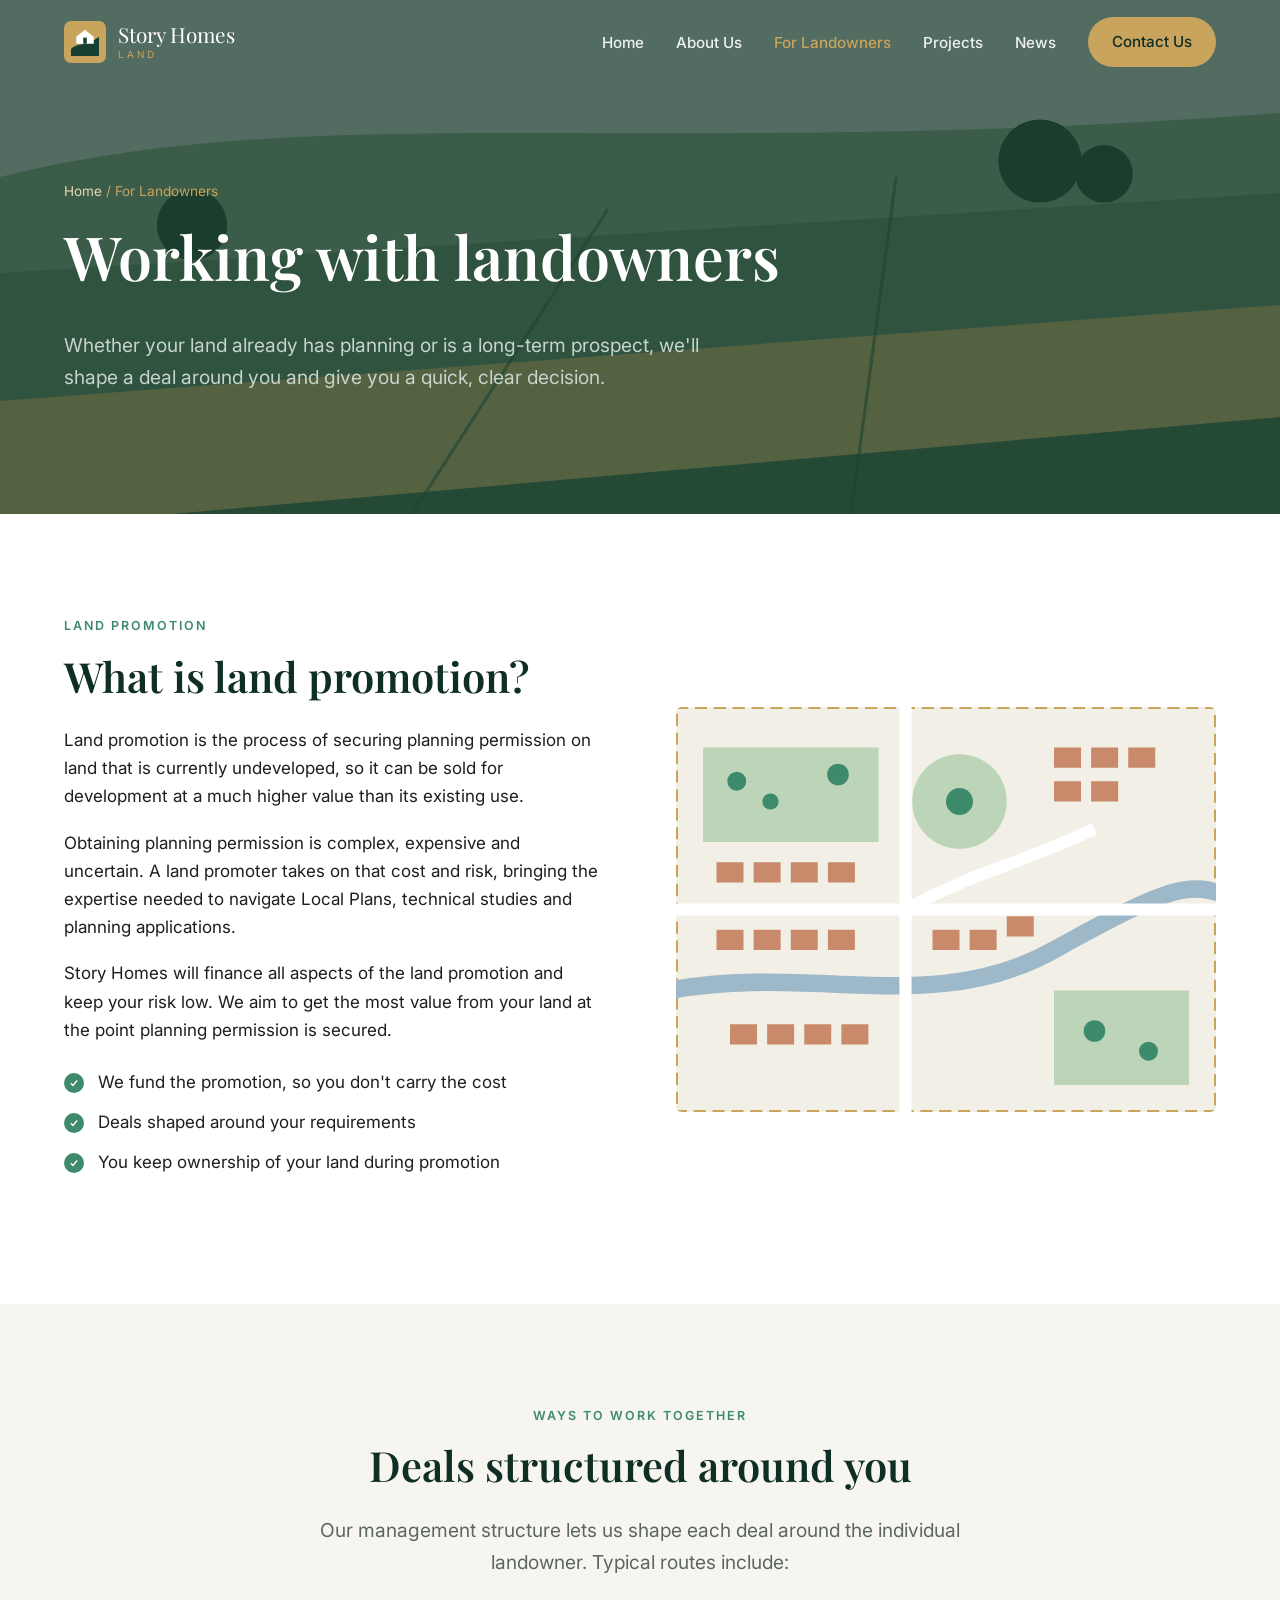
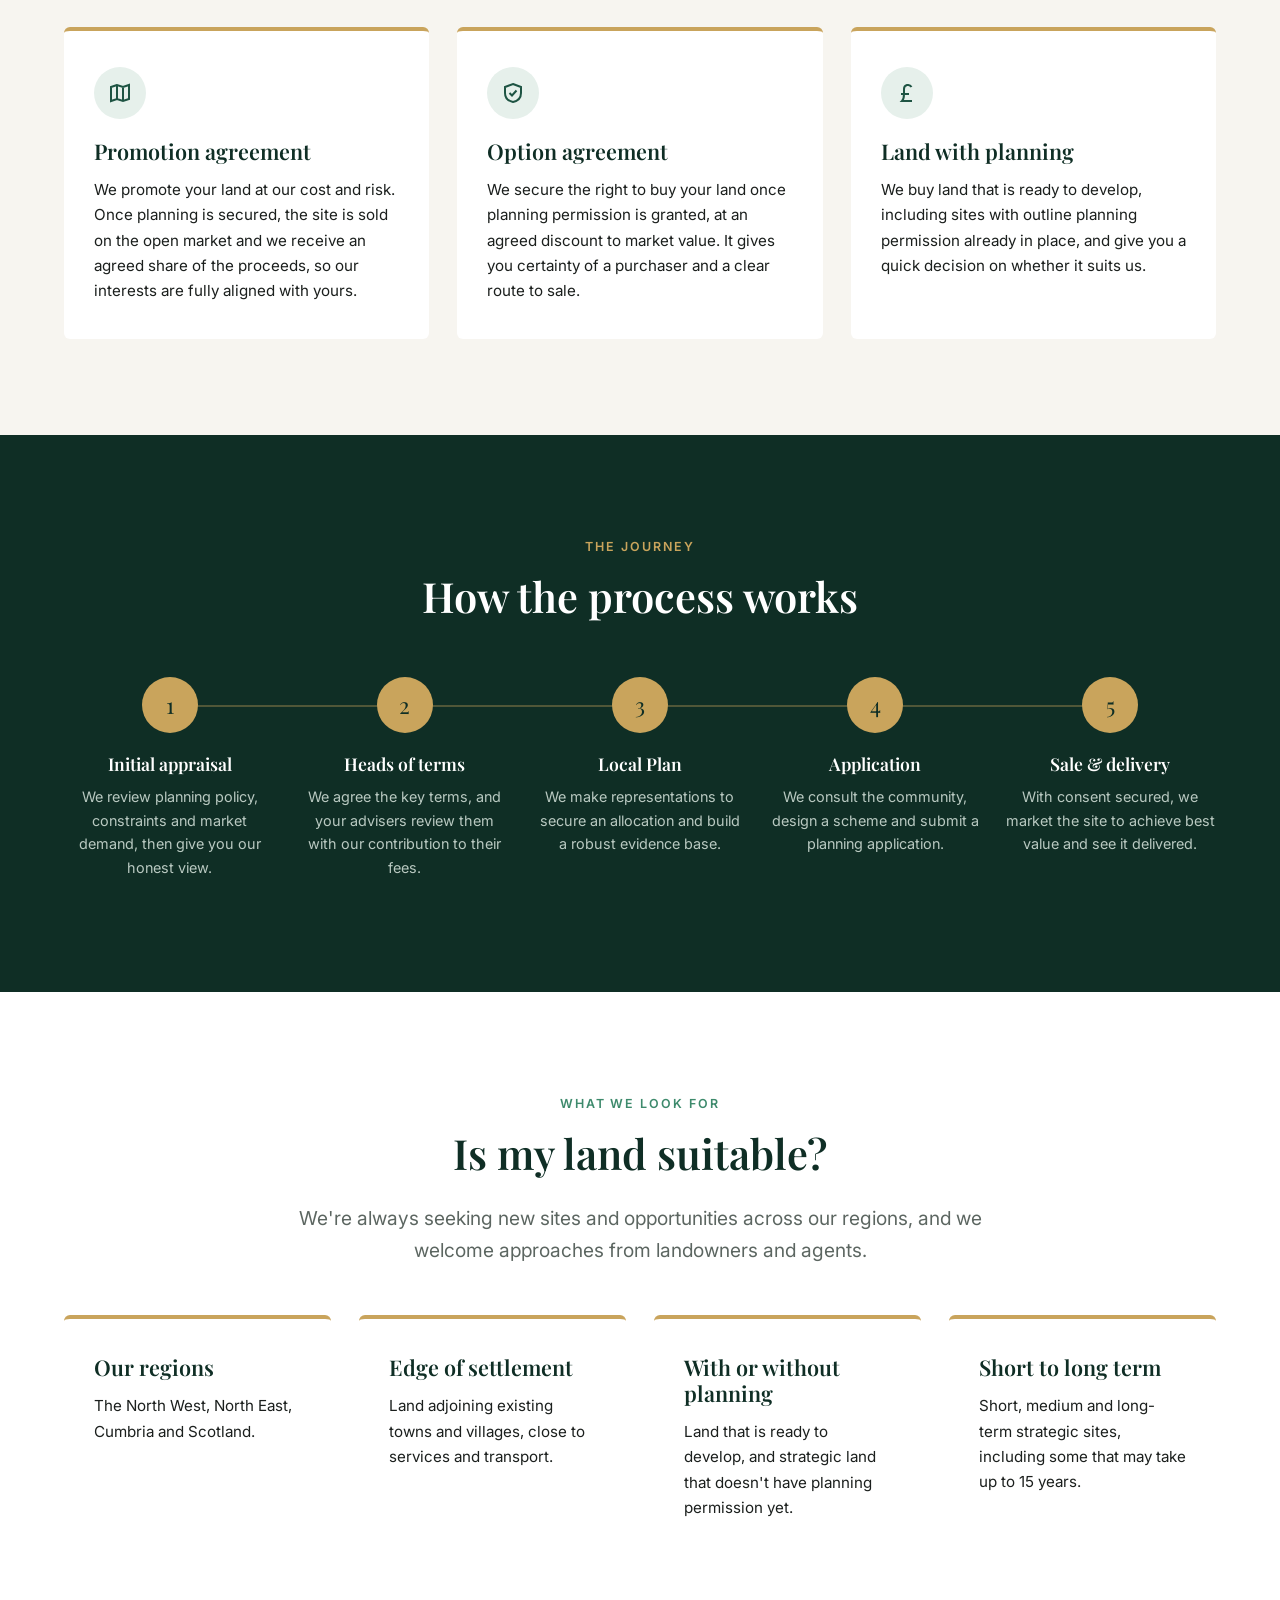
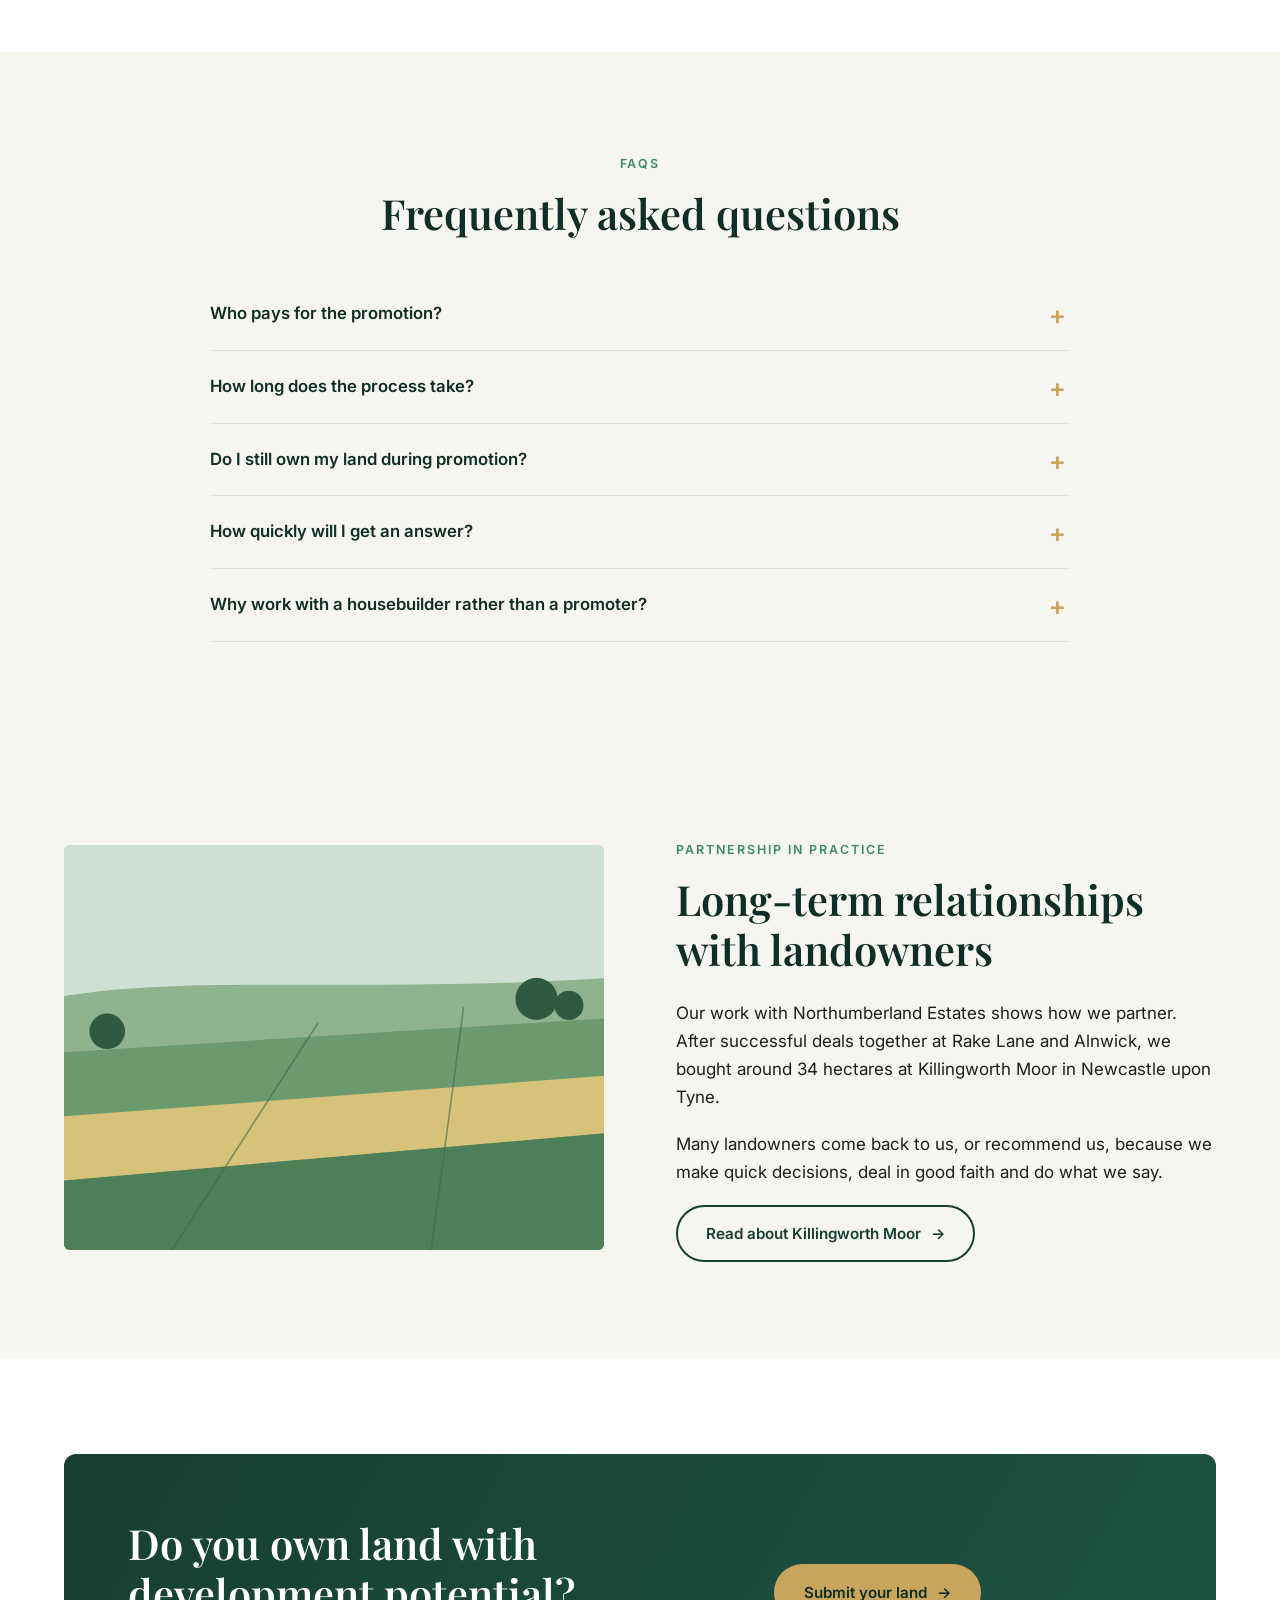
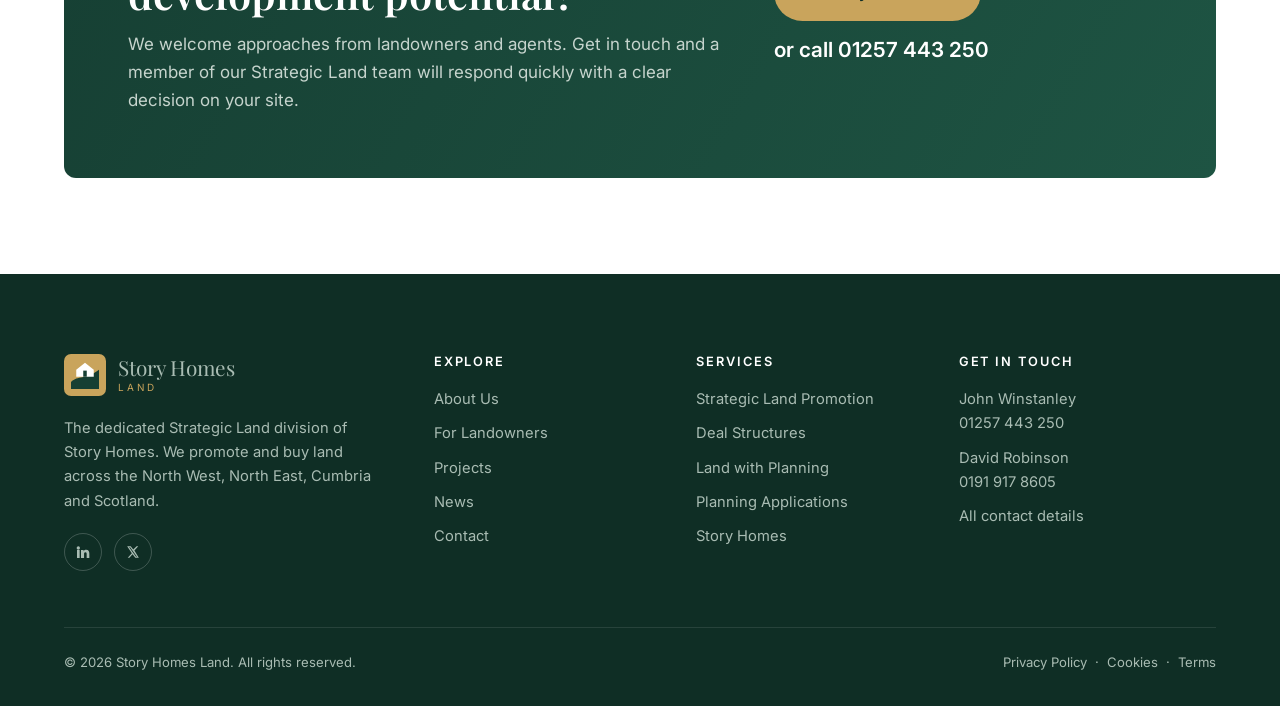
<file: landowners.html>
<!DOCTYPE html>
<html lang="en-GB">
<head>
<meta charset="utf-8">
<meta name="viewport" content="width=device-width, initial-scale=1">
<title>For Landowners | Story Homes Land</title>
<meta name="description" content="How Story Homes Land works with landowners to promote land and maximise its value.">
<link rel="icon" href="assets/img/favicon.svg" type="image/svg+xml">
<link rel="preconnect" href="https://fonts.googleapis.com">
<link rel="preconnect" href="https://fonts.gstatic.com" crossorigin>
<link href="https://fonts.googleapis.com/css2?family=Inter:wght@400;500;600&family=Playfair+Display:wght@500;600&display=swap" rel="stylesheet">
<link rel="stylesheet" href="assets/css/styles.css">
</head>
<body>
<header class="site-header">
  <div class="container">
    <nav class="nav" aria-label="Main">
      <a class="logo" href="index.html" aria-label="Story Homes Land home">
        <img class="logo__mark" src="assets/img/logo.svg" alt="">
        <span class="logo__text">Story Homes<small>Land</small></span>
      </a>
      <button class="nav__toggle" aria-label="Toggle menu" aria-expanded="false"><span></span><span></span><span></span></button>
      <ul class="nav__links">
        <li><a href="index.html">Home</a></li>
        <li><a href="about.html">About Us</a></li>
        <li><a href="landowners.html" aria-current="page">For Landowners</a></li>
        <li><a href="projects.html">Projects</a></li>
        <li><a href="news.html">News</a></li>
        <li><a class="btn btn--primary" href="contact.html">Contact Us</a></li>
      </ul>
    </nav>
  </div>
</header>
<section class="page-hero">
  <div class="page-hero__bg"><img src="assets/img/fields.svg" alt=""></div>
  <div class="container">
    <div class="breadcrumb"><a href="index.html">Home</a> / For Landowners</div>
    <h1>Working with landowners</h1>
    <p>Whether your land already has planning or is a long-term prospect, we'll shape a deal around you and give you a quick, clear decision.</p>
  </div>
</section>
<main>
<section class="section" id="promotion">
  <div class="container split">
    <div class="reveal">
      <span class="eyebrow">Land promotion</span>
      <h2>What is land promotion?</h2>
      <p>Land promotion is the process of securing planning permission on land that is currently undeveloped, so it can be sold for development at a much higher value than its existing use.</p>
      <p>Obtaining planning permission is complex, expensive and uncertain. A land promoter takes on that cost and risk, bringing the expertise needed to navigate Local Plans, technical studies and planning applications.</p>
      <p>Story Homes will finance all aspects of the land promotion and keep your risk low. We aim to get the most value from your land at the point planning permission is secured.</p>
      <ul class="checklist">
        <li>We fund the promotion, so you don't carry the cost</li>
        <li>Deals shaped around your requirements</li>
        <li>You keep ownership of your land during promotion</li>
      </ul>
    </div>
    <div class="split__media reveal"><img src="assets/img/masterplan.svg" alt="Illustration of a masterplan"></div>
  </div>
</section>

<section class="section section--cream">
  <div class="container">
    <div class="center reveal"><span class="eyebrow">Ways to work together</span><h2>Deals structured around you</h2><p class="lead">Our management structure lets us shape each deal around the individual landowner. Typical routes include:</p></div>
    <div class="grid grid--3" style="margin-top:48px">
      <div class="feature reveal" id="promotion-agreement"><div class="feature__icon"><svg width="24" height="24" fill="none" stroke="currentColor" stroke-width="2" viewBox="0 0 24 24"><path d="M9 4L3 6v14l6-2 6 2 6-2V4l-6 2zM9 4v14M15 6v14"/></svg></div><h3>Promotion agreement</h3><p>We promote your land at our cost and risk. Once planning is secured, the site is sold on the open market and we receive an agreed share of the proceeds, so our interests are fully aligned with yours.</p></div>
      <div class="feature reveal" id="options"><div class="feature__icon"><svg width="24" height="24" fill="none" stroke="currentColor" stroke-width="2" viewBox="0 0 24 24"><path d="M12 3l8 3v6c0 5-3.5 8-8 9-4.5-1-8-4-8-9V6z"/><path d="M8.5 12l2.5 2.5 4.5-5"/></svg></div><h3>Option agreement</h3><p>We secure the right to buy your land once planning permission is granted, at an agreed discount to market value. It gives you certainty of a purchaser and a clear route to sale.</p></div>
      <div class="feature reveal" id="sales"><div class="feature__icon"><svg width="24" height="24" fill="none" stroke="currentColor" stroke-width="2" viewBox="0 0 24 24"><path d="M17 20H7c2-2 2-4 2-7V8a4 4 0 0 1 7.5-2M6 13h8"/></svg></div><h3>Land with planning</h3><p>We buy land that is ready to develop, including sites with outline planning permission already in place, and give you a quick decision on whether it suits us.</p></div>
    </div>
  </div>
</section>

<section class="section section--dark">
  <div class="container">
    <div class="center reveal"><span class="eyebrow">The journey</span><h2>How the process works</h2></div>
    <div class="process">
      <div class="step reveal"><div class="step__num"></div><h3>Initial appraisal</h3><p>We review planning policy, constraints and market demand, then give you our honest view.</p></div>
      <div class="step reveal"><div class="step__num"></div><h3>Heads of terms</h3><p>We agree the key terms, and your advisers review them with our contribution to their fees.</p></div>
      <div class="step reveal"><div class="step__num"></div><h3>Local Plan</h3><p>We make representations to secure an allocation and build a robust evidence base.</p></div>
      <div class="step reveal"><div class="step__num"></div><h3>Application</h3><p>We consult the community, design a scheme and submit a planning application.</p></div>
      <div class="step reveal"><div class="step__num"></div><h3>Sale &amp; delivery</h3><p>With consent secured, we market the site to achieve best value and see it delivered.</p></div>
    </div>
  </div>
</section>

<section class="section">
  <div class="container">
    <div class="center reveal"><span class="eyebrow">What we look for</span><h2>Is my land suitable?</h2><p class="lead">We're always seeking new sites and opportunities across our regions, and we welcome approaches from landowners and agents.</p></div>
    <div class="grid grid--4" style="margin-top:48px">
      <div class="feature reveal"><h3>Our regions</h3><p>The North West, North East, Cumbria and Scotland.</p></div>
      <div class="feature reveal"><h3>Edge of settlement</h3><p>Land adjoining existing towns and villages, close to services and transport.</p></div>
      <div class="feature reveal"><h3>With or without planning</h3><p>Land that is ready to develop, and strategic land that doesn't have planning permission yet.</p></div>
      <div class="feature reveal"><h3>Short to long term</h3><p>Short, medium and long-term strategic sites, including some that may take up to 15 years.</p></div>
    </div>
  </div>
</section>

<section class="section section--cream" id="faq">
  <div class="container">
    <div class="center reveal"><span class="eyebrow">FAQs</span><h2>Frequently asked questions</h2></div>
    <div class="faq">
      <details><summary>Who pays for the promotion?</summary><p>We do. Story Homes finances all aspects of land promotion so your risk stays low. The details, including any contribution to your professional fees, are set out in each agreement.</p></details>
      <details><summary>How long does the process take?</summary><p>It depends on the site. Land with outline permission can move quickly, while strategic sites promoted through Local Plans can take up to 15 years. We'll be realistic with you from the start.</p></details>
      <details><summary>Do I still own my land during promotion?</summary><p>Yes. You retain ownership and can continue to farm or use the land as normal until it is sold.</p></details>
      <details><summary>How quickly will I get an answer?</summary><p>Quickly. We aim to tell you promptly whether your site is one we'd look to purchase, so you're not left waiting.</p></details>
      <details><summary>Why work with a housebuilder rather than a promoter?</summary><p>We understand what makes a scheme deliverable and attractive to buyers, which strengthens the planning case and gives confidence that homes will actually be built.</p></details>
    </div>
  </div>
</section>

<section class="section section--cream">
  <div class="container split">
    <div class="split__media reveal"><img src="assets/img/fields.svg" alt=""></div>
    <div class="reveal">
      <span class="eyebrow">Partnership in practice</span>
      <h2>Long-term relationships with landowners</h2>
      <p>Our work with Northumberland Estates shows how we partner. After successful deals together at Rake Lane and Alnwick, we bought around 34 hectares at Killingworth Moor in Newcastle upon Tyne.</p>
      <p>Many landowners come back to us, or recommend us, because we make quick decisions, deal in good faith and do what we say.</p>
      <a class="btn btn--outline arrow" href="https://www.storyhomes.co.uk/stories/story-homes-purchases-landmark-new-site-at-killingworth-moor-newcastle-upon-tyne/" target="_blank" rel="noopener">Read about Killingworth Moor</a>
    </div>
  </div>
</section>

<section class="section">
  <div class="container">
    <div class="cta-band reveal">
      <div>
        <h2>Do you own land with development potential?</h2>
        <p>We welcome approaches from landowners and agents. Get in touch and a member of our Strategic Land team will respond quickly with a clear decision on your site.</p>
      </div>
      <div class="cta-band__actions">
        <a class="btn btn--primary arrow" href="contact.html">Submit your land</a>
        <a class="cta-band__phone" href="tel:01257443250">or call 01257 443 250</a>
      </div>
    </div>
  </div>
</section>

</main>
<footer class="site-footer">
  <div class="container">
    <div class="footer-grid">
      <div>
        <a class="logo" href="index.html"><img class="logo__mark" src="assets/img/logo.svg" alt=""><span class="logo__text">Story Homes<small>Land</small></span></a>
        <p style="margin-top:20px">The dedicated Strategic Land division of Story Homes. We promote and buy land across the North West, North East, Cumbria and Scotland.</p>
        <div class="socials">
          <a href="#" aria-label="LinkedIn"><svg width="16" height="16" viewBox="0 0 24 24" fill="currentColor"><path d="M4.98 3.5a2.5 2.5 0 1 1 0 5 2.5 2.5 0 0 1 0-5zM3 9h4v12H3zM9 9h3.8v1.7h.1c.5-1 1.8-2 3.8-2 4 0 4.8 2.6 4.8 6V21h-4v-5.5c0-1.3 0-3-1.8-3s-2.1 1.4-2.1 2.9V21H9z"/></svg></a>
          <a href="#" aria-label="X"><svg width="14" height="14" viewBox="0 0 24 24" fill="currentColor"><path d="M18.2 2H21l-6.6 7.5L22 22h-6l-4.7-6.2L5.8 22H3l7-8L2 2h6.1l4.3 5.7zM17.2 20h1.6L7 3.8H5.3z"/></svg></a>
        </div>
      </div>
      <div>
        <h4>Explore</h4>
        <ul>
          <li><a href="about.html">About Us</a></li>
          <li><a href="landowners.html">For Landowners</a></li>
          <li><a href="projects.html">Projects</a></li>
          <li><a href="news.html">News</a></li>
          <li><a href="contact.html">Contact</a></li>
        </ul>
      </div>
      <div>
        <h4>Services</h4>
        <ul>
          <li><a href="landowners.html#promotion">Strategic Land Promotion</a></li>
          <li><a href="landowners.html#options">Deal Structures</a></li>
          <li><a href="landowners.html#sales">Land with Planning</a></li>
          <li><a href="https://www.storyhomes.co.uk/land-and-planning/planning-applications/" target="_blank" rel="noopener">Planning Applications</a></li>
          <li><a href="https://www.storyhomes.co.uk/" target="_blank" rel="noopener">Story Homes</a></li>
        </ul>
      </div>
      <div>
        <h4>Get in touch</h4>
        <ul>
          <li>John Winstanley<br><a href="tel:01257443250">01257 443 250</a></li>
          <li>David Robinson<br><a href="tel:01919178605">0191 917 8605</a></li>
          <li><a href="contact.html">All contact details</a></li>
        </ul>
      </div>
    </div>
    <div class="footer-bottom">
      <span>&copy; <span id="year">2026</span> Story Homes Land. All rights reserved.</span>
      <span><a href="#">Privacy Policy</a> &nbsp;·&nbsp; <a href="#">Cookies</a> &nbsp;·&nbsp; <a href="#">Terms</a></span>
    </div>
  </div>
</footer>
<script src="assets/js/main.js"></script>
</body>
</html>
</file>
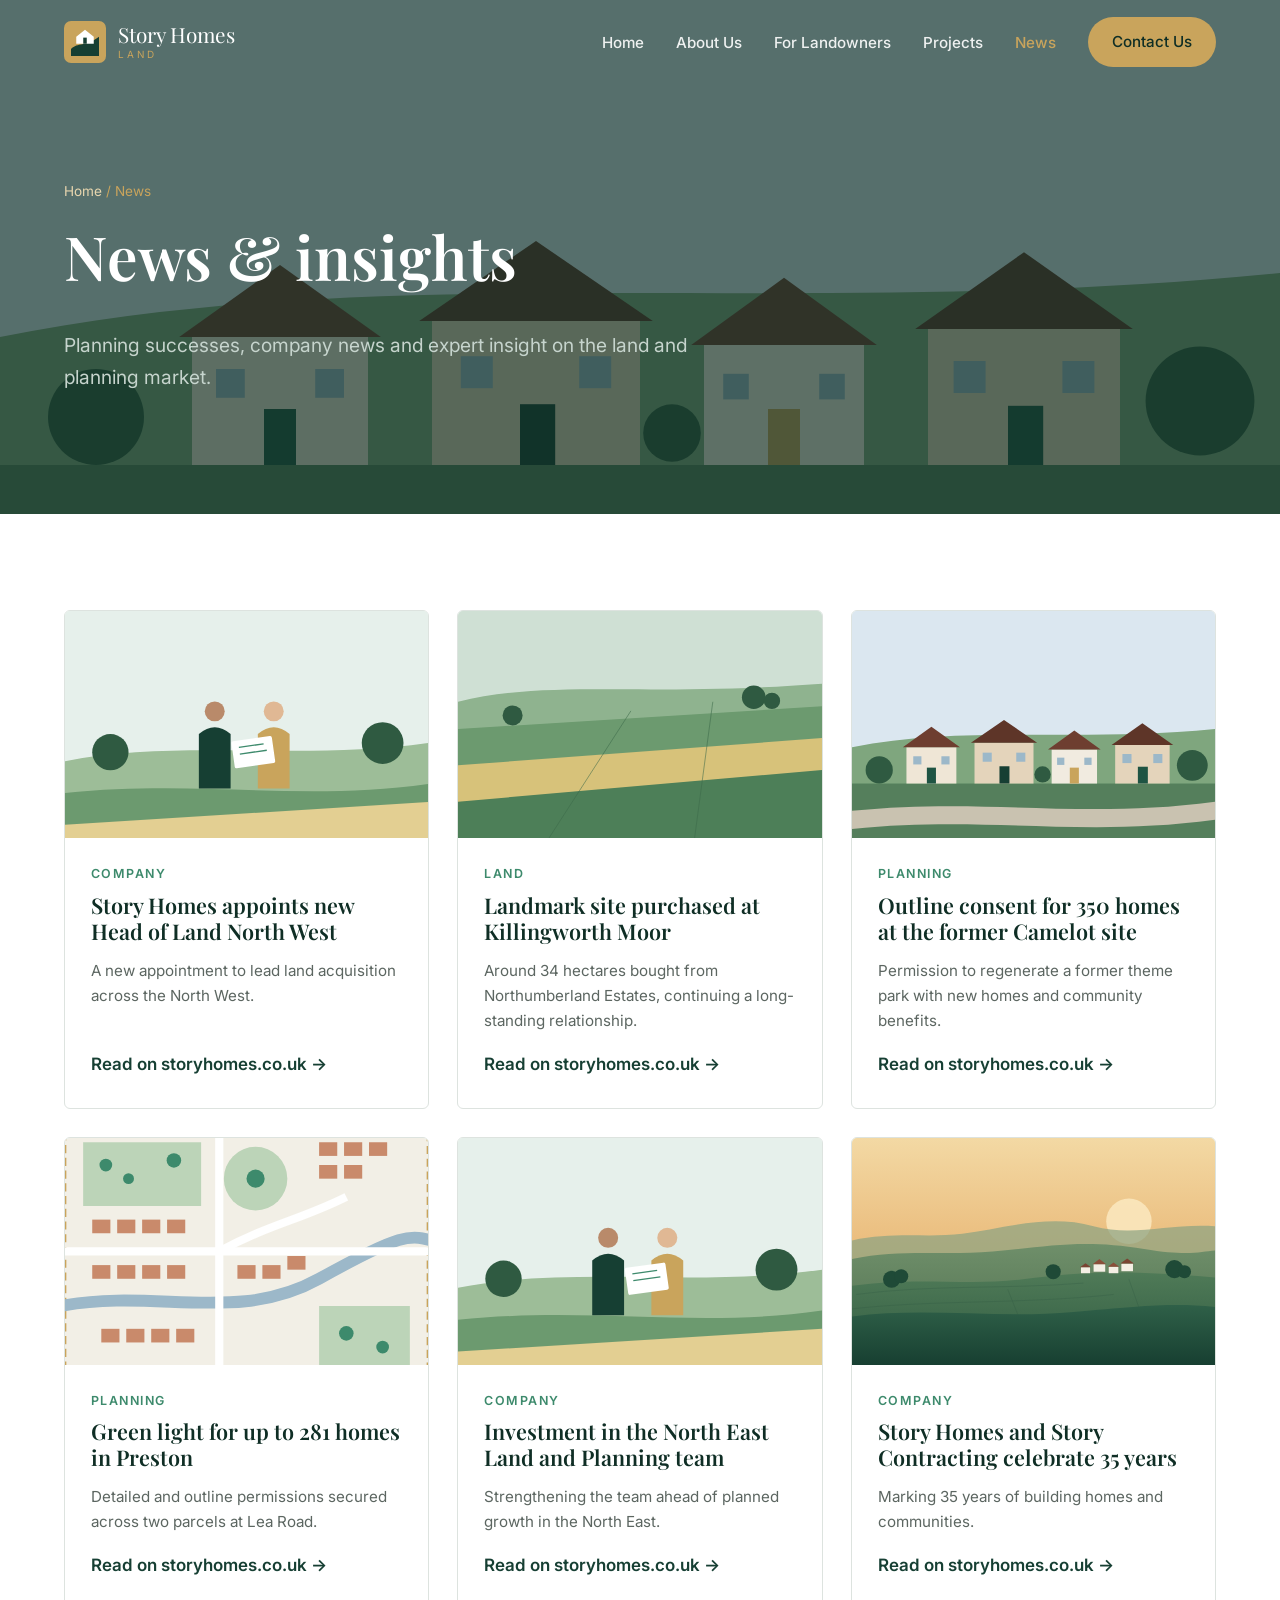
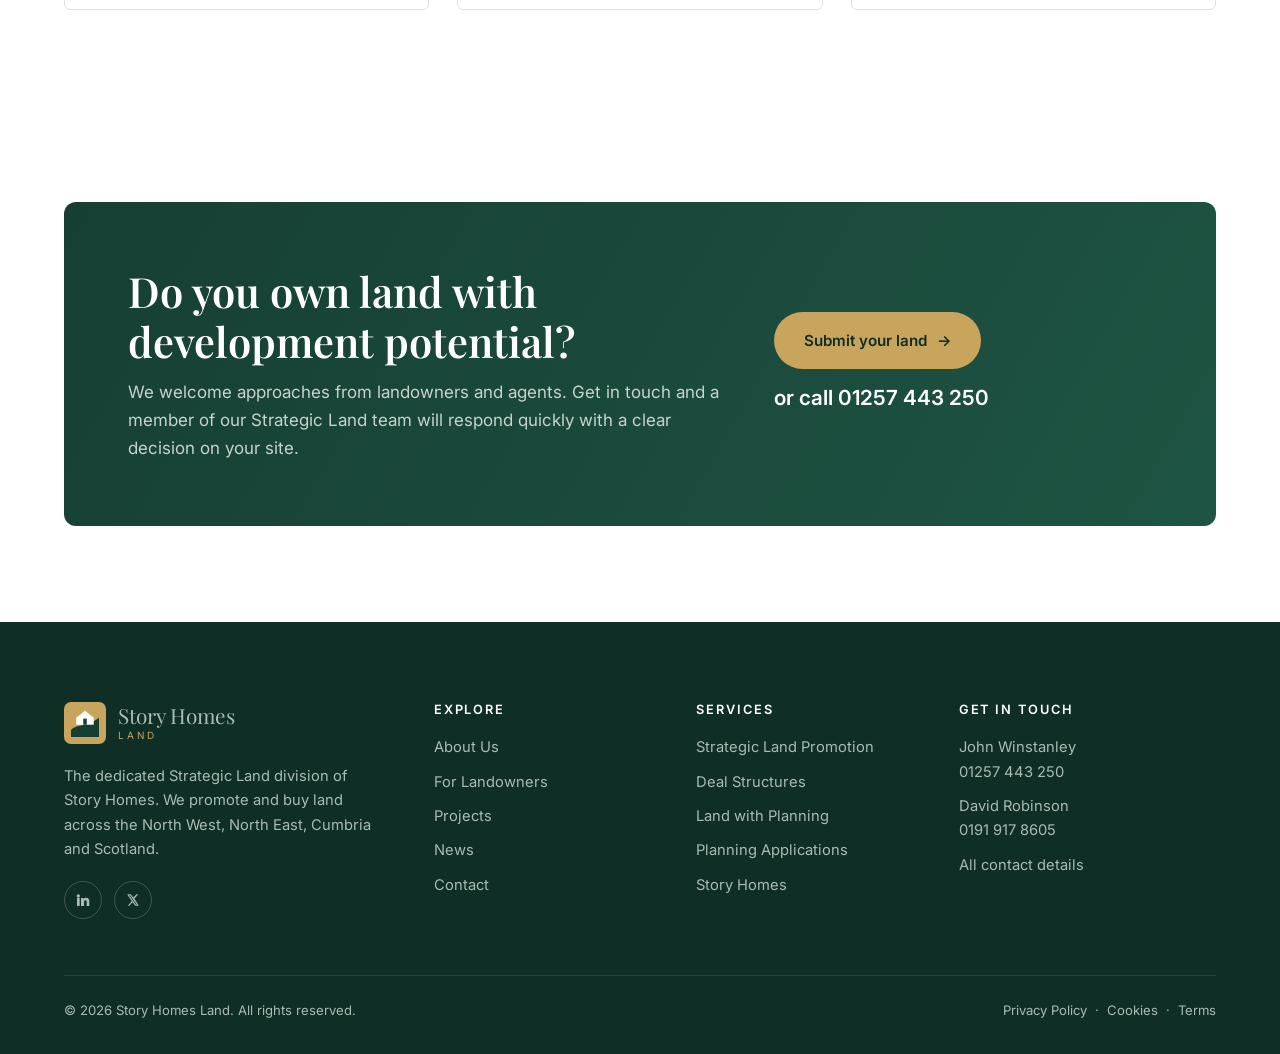
<file: news.html>
<!DOCTYPE html>
<html lang="en-GB">
<head>
<meta charset="utf-8">
<meta name="viewport" content="width=device-width, initial-scale=1">
<title>News | Story Homes Land</title>
<meta name="description" content="Latest news and insights from Story Homes Land.">
<link rel="icon" href="assets/img/favicon.svg" type="image/svg+xml">
<link rel="preconnect" href="https://fonts.googleapis.com">
<link rel="preconnect" href="https://fonts.gstatic.com" crossorigin>
<link href="https://fonts.googleapis.com/css2?family=Inter:wght@400;500;600&family=Playfair+Display:wght@500;600&display=swap" rel="stylesheet">
<link rel="stylesheet" href="assets/css/styles.css">
</head>
<body>
<header class="site-header">
  <div class="container">
    <nav class="nav" aria-label="Main">
      <a class="logo" href="index.html" aria-label="Story Homes Land home">
        <img class="logo__mark" src="assets/img/logo.svg" alt="">
        <span class="logo__text">Story Homes<small>Land</small></span>
      </a>
      <button class="nav__toggle" aria-label="Toggle menu" aria-expanded="false"><span></span><span></span><span></span></button>
      <ul class="nav__links">
        <li><a href="index.html">Home</a></li>
        <li><a href="about.html">About Us</a></li>
        <li><a href="landowners.html">For Landowners</a></li>
        <li><a href="projects.html">Projects</a></li>
        <li><a href="news.html" aria-current="page">News</a></li>
        <li><a class="btn btn--primary" href="contact.html">Contact Us</a></li>
      </ul>
    </nav>
  </div>
</header>
<section class="page-hero">
  <div class="page-hero__bg"><img src="assets/img/village.svg" alt=""></div>
  <div class="container">
    <div class="breadcrumb"><a href="index.html">Home</a> / News</div>
    <h1>News &amp; insights</h1>
    <p>Planning successes, company news and expert insight on the land and planning market.</p>
  </div>
</section>
<main>
<section class="section">
  <div class="container">
    <div class="grid grid--3">
      <article class="card reveal">
        <div class="card__media"><img src="assets/img/meeting.svg" alt=""></div>
        <div class="card__body">
          <div class="card__meta">Company</div>
          <h3>Story Homes appoints new Head of Land North West</h3>
          <p>A new appointment to lead land acquisition across the North West.</p>
          <a class="card__link" href="https://www.storyhomes.co.uk/story-homes-appoints-new-head-of-land-north-west-to-drive-acquisition-strategy/" target="_blank" rel="noopener">Read on storyhomes.co.uk</a>
        </div>
      </article>
      <article class="card reveal">
        <div class="card__media"><img src="assets/img/fields.svg" alt=""></div>
        <div class="card__body">
          <div class="card__meta">Land</div>
          <h3>Landmark site purchased at Killingworth Moor</h3>
          <p>Around 34 hectares bought from Northumberland Estates, continuing a long-standing relationship.</p>
          <a class="card__link" href="https://www.storyhomes.co.uk/stories/story-homes-purchases-landmark-new-site-at-killingworth-moor-newcastle-upon-tyne/" target="_blank" rel="noopener">Read on storyhomes.co.uk</a>
        </div>
      </article>
      <article class="card reveal">
        <div class="card__media"><img src="assets/img/village.svg" alt=""></div>
        <div class="card__body">
          <div class="card__meta">Planning</div>
          <h3>Outline consent for 350 homes at the former Camelot site</h3>
          <p>Permission to regenerate a former theme park with new homes and community benefits.</p>
          <a class="card__link" href="https://www.storyhomes.co.uk/stories/story-homes-welcomes-outline-planning-permission-for-350-new-homes-on-former-camelot-theme-park-site/" target="_blank" rel="noopener">Read on storyhomes.co.uk</a>
        </div>
      </article>
      <article class="card reveal">
        <div class="card__media"><img src="assets/img/masterplan.svg" alt=""></div>
        <div class="card__body">
          <div class="card__meta">Planning</div>
          <h3>Green light for up to 281 homes in Preston</h3>
          <p>Detailed and outline permissions secured across two parcels at Lea Road.</p>
          <a class="card__link" href="https://www.storyhomes.co.uk/stories/story-homes-receives-green-light-to-bring-up-to-281-new-high-quality-homes-to-preston/" target="_blank" rel="noopener">Read on storyhomes.co.uk</a>
        </div>
      </article>
      <article class="card reveal">
        <div class="card__media"><img src="assets/img/meeting.svg" alt=""></div>
        <div class="card__body">
          <div class="card__meta">Company</div>
          <h3>Investment in the North East Land and Planning team</h3>
          <p>Strengthening the team ahead of planned growth in the North East.</p>
          <a class="card__link" href="https://www.storyhomes.co.uk/investment-in-land-and-planning-team-ahead-of-planned-growth-in-the-north-east/" target="_blank" rel="noopener">Read on storyhomes.co.uk</a>
        </div>
      </article>
      <article class="card reveal">
        <div class="card__media"><img src="assets/img/hero-landscape.svg" alt=""></div>
        <div class="card__body">
          <div class="card__meta">Company</div>
          <h3>Story Homes and Story Contracting celebrate 35 years</h3>
          <p>Marking 35 years of building homes and communities.</p>
          <a class="card__link" href="https://www.storyhomes.co.uk/story-homes-and-story-contracting-celebrate-35th-anniversary/" target="_blank" rel="noopener">Read on storyhomes.co.uk</a>
        </div>
      </article>
    </div>
  </div>
</section>
<section class="section">
  <div class="container">
    <div class="cta-band reveal">
      <div>
        <h2>Do you own land with development potential?</h2>
        <p>We welcome approaches from landowners and agents. Get in touch and a member of our Strategic Land team will respond quickly with a clear decision on your site.</p>
      </div>
      <div class="cta-band__actions">
        <a class="btn btn--primary arrow" href="contact.html">Submit your land</a>
        <a class="cta-band__phone" href="tel:01257443250">or call 01257 443 250</a>
      </div>
    </div>
  </div>
</section>

</main>
<footer class="site-footer">
  <div class="container">
    <div class="footer-grid">
      <div>
        <a class="logo" href="index.html"><img class="logo__mark" src="assets/img/logo.svg" alt=""><span class="logo__text">Story Homes<small>Land</small></span></a>
        <p style="margin-top:20px">The dedicated Strategic Land division of Story Homes. We promote and buy land across the North West, North East, Cumbria and Scotland.</p>
        <div class="socials">
          <a href="#" aria-label="LinkedIn"><svg width="16" height="16" viewBox="0 0 24 24" fill="currentColor"><path d="M4.98 3.5a2.5 2.5 0 1 1 0 5 2.5 2.5 0 0 1 0-5zM3 9h4v12H3zM9 9h3.8v1.7h.1c.5-1 1.8-2 3.8-2 4 0 4.8 2.6 4.8 6V21h-4v-5.5c0-1.3 0-3-1.8-3s-2.1 1.4-2.1 2.9V21H9z"/></svg></a>
          <a href="#" aria-label="X"><svg width="14" height="14" viewBox="0 0 24 24" fill="currentColor"><path d="M18.2 2H21l-6.6 7.5L22 22h-6l-4.7-6.2L5.8 22H3l7-8L2 2h6.1l4.3 5.7zM17.2 20h1.6L7 3.8H5.3z"/></svg></a>
        </div>
      </div>
      <div>
        <h4>Explore</h4>
        <ul>
          <li><a href="about.html">About Us</a></li>
          <li><a href="landowners.html">For Landowners</a></li>
          <li><a href="projects.html">Projects</a></li>
          <li><a href="news.html">News</a></li>
          <li><a href="contact.html">Contact</a></li>
        </ul>
      </div>
      <div>
        <h4>Services</h4>
        <ul>
          <li><a href="landowners.html#promotion">Strategic Land Promotion</a></li>
          <li><a href="landowners.html#options">Deal Structures</a></li>
          <li><a href="landowners.html#sales">Land with Planning</a></li>
          <li><a href="https://www.storyhomes.co.uk/land-and-planning/planning-applications/" target="_blank" rel="noopener">Planning Applications</a></li>
          <li><a href="https://www.storyhomes.co.uk/" target="_blank" rel="noopener">Story Homes</a></li>
        </ul>
      </div>
      <div>
        <h4>Get in touch</h4>
        <ul>
          <li>John Winstanley<br><a href="tel:01257443250">01257 443 250</a></li>
          <li>David Robinson<br><a href="tel:01919178605">0191 917 8605</a></li>
          <li><a href="contact.html">All contact details</a></li>
        </ul>
      </div>
    </div>
    <div class="footer-bottom">
      <span>&copy; <span id="year">2026</span> Story Homes Land. All rights reserved.</span>
      <span><a href="#">Privacy Policy</a> &nbsp;·&nbsp; <a href="#">Cookies</a> &nbsp;·&nbsp; <a href="#">Terms</a></span>
    </div>
  </div>
</footer>
<script src="assets/js/main.js"></script>
</body>
</html>
</file>
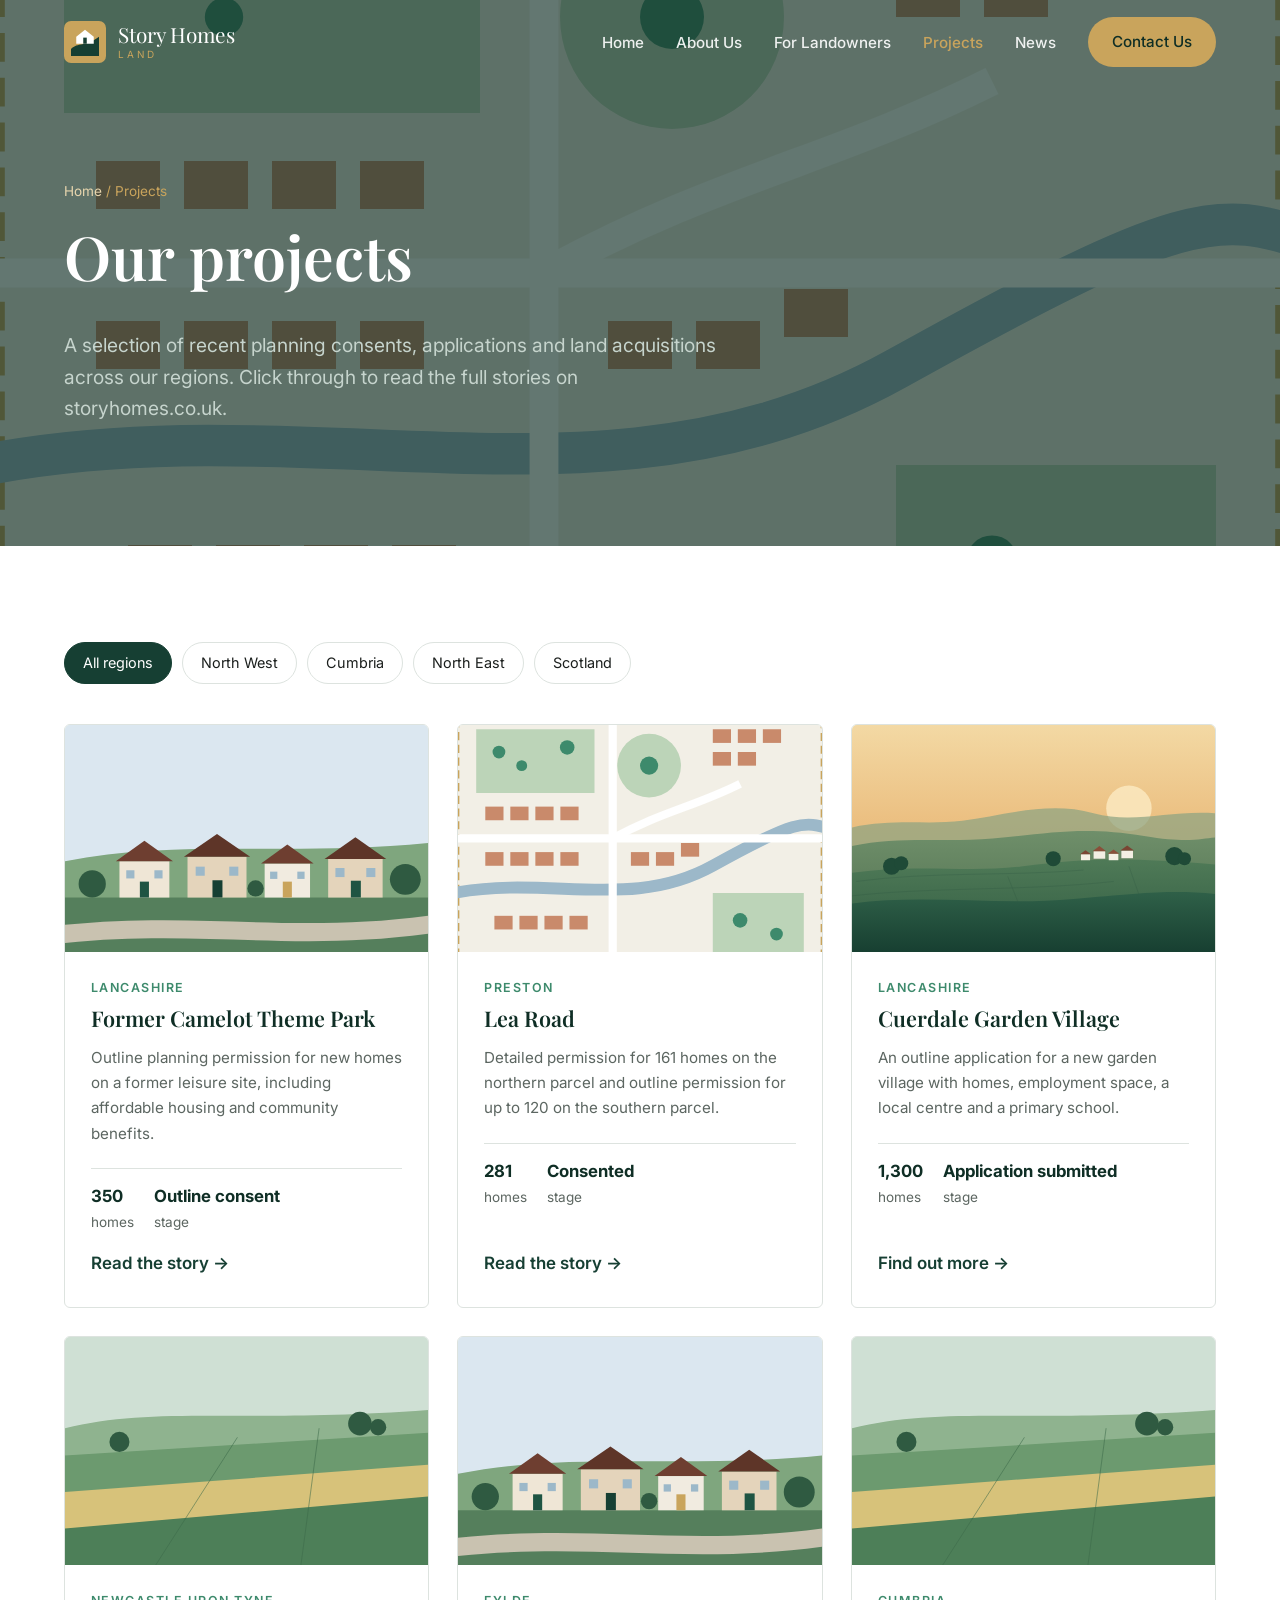
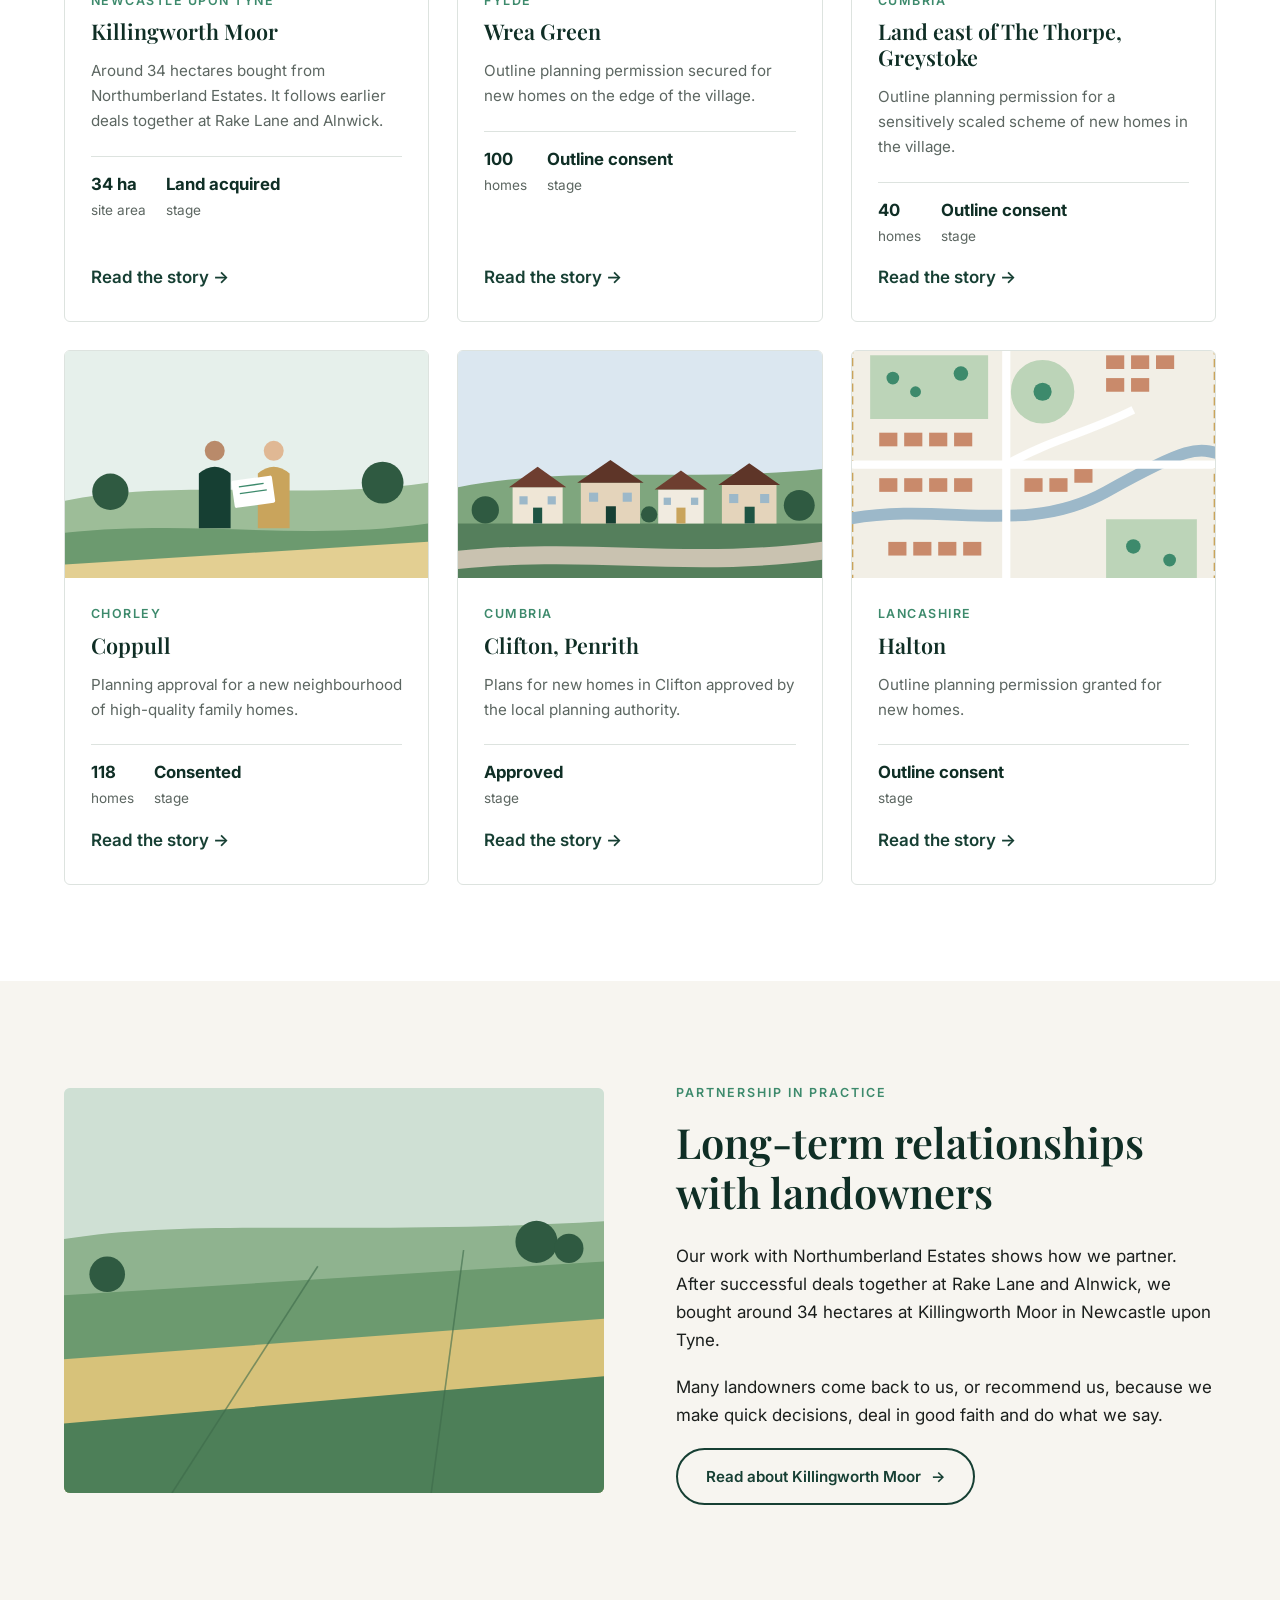
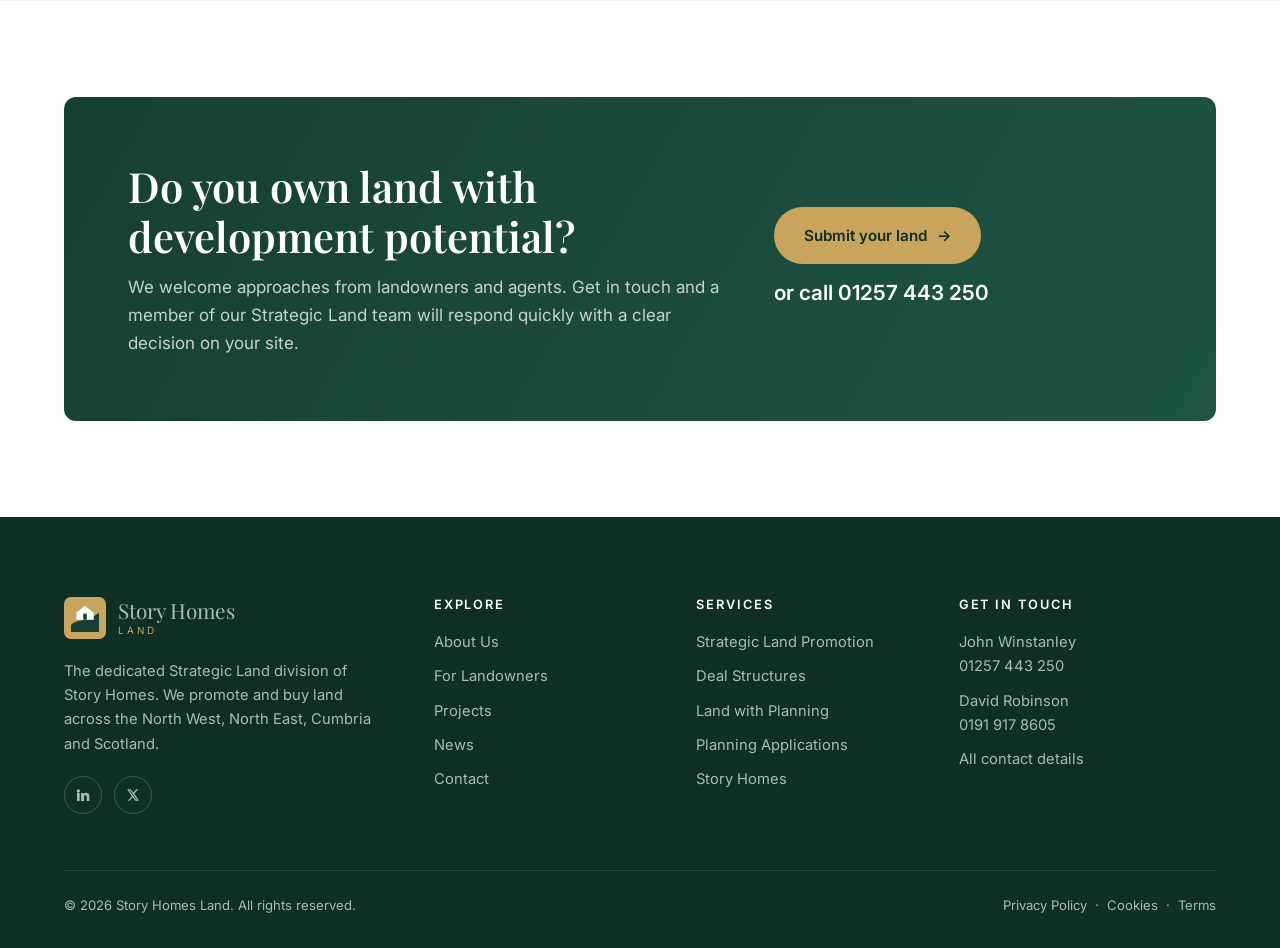
<file: projects.html>
<!DOCTYPE html>
<html lang="en-GB">
<head>
<meta charset="utf-8">
<meta name="viewport" content="width=device-width, initial-scale=1">
<title>Projects | Story Homes Land</title>
<meta name="description" content="Case studies of land promoted by Story Homes Land.">
<link rel="icon" href="assets/img/favicon.svg" type="image/svg+xml">
<link rel="preconnect" href="https://fonts.googleapis.com">
<link rel="preconnect" href="https://fonts.gstatic.com" crossorigin>
<link href="https://fonts.googleapis.com/css2?family=Inter:wght@400;500;600&family=Playfair+Display:wght@500;600&display=swap" rel="stylesheet">
<link rel="stylesheet" href="assets/css/styles.css">
</head>
<body>
<header class="site-header">
  <div class="container">
    <nav class="nav" aria-label="Main">
      <a class="logo" href="index.html" aria-label="Story Homes Land home">
        <img class="logo__mark" src="assets/img/logo.svg" alt="">
        <span class="logo__text">Story Homes<small>Land</small></span>
      </a>
      <button class="nav__toggle" aria-label="Toggle menu" aria-expanded="false"><span></span><span></span><span></span></button>
      <ul class="nav__links">
        <li><a href="index.html">Home</a></li>
        <li><a href="about.html">About Us</a></li>
        <li><a href="landowners.html">For Landowners</a></li>
        <li><a href="projects.html" aria-current="page">Projects</a></li>
        <li><a href="news.html">News</a></li>
        <li><a class="btn btn--primary" href="contact.html">Contact Us</a></li>
      </ul>
    </nav>
  </div>
</header>
<section class="page-hero">
  <div class="page-hero__bg"><img src="assets/img/masterplan.svg" alt=""></div>
  <div class="container">
    <div class="breadcrumb"><a href="index.html">Home</a> / Projects</div>
    <h1>Our projects</h1>
    <p>A selection of recent planning consents, applications and land acquisitions across our regions. Click through to read the full stories on storyhomes.co.uk.</p>
  </div>
</section>
<main>
<section class="section">
  <div class="container">
    <div class="filters" role="group" aria-label="Filter projects by region">
      <button class="filter is-active" data-filter="all">All regions</button>
      <button class="filter" data-filter="north-west">North West</button>
      <button class="filter" data-filter="cumbria">Cumbria</button>
      <button class="filter" data-filter="north-east">North East</button>
      <button class="filter" data-filter="scotland">Scotland</button>
    </div>
    <div class="grid grid--3">
      <article class="card reveal" data-region="north-west">
        <div class="card__media"><img src="assets/img/village.svg" alt="Illustration of Former Camelot Theme Park"></div>
        <div class="card__body">
          <div class="card__meta">Lancashire</div>
          <h3>Former Camelot Theme Park</h3>
          <p>Outline planning permission for new homes on a former leisure site, including affordable housing and community benefits.</p>
          <div class="card__facts"><span><strong>350</strong>homes</span><span><strong>Outline consent</strong>stage</span></div>
          <a class="card__link" href="https://www.storyhomes.co.uk/stories/story-homes-welcomes-outline-planning-permission-for-350-new-homes-on-former-camelot-theme-park-site/" target="_blank" rel="noopener">Read the story</a>
        </div>
      </article>
      <article class="card reveal" data-region="north-west">
        <div class="card__media"><img src="assets/img/masterplan.svg" alt="Illustration of Lea Road"></div>
        <div class="card__body">
          <div class="card__meta">Preston</div>
          <h3>Lea Road</h3>
          <p>Detailed permission for 161 homes on the northern parcel and outline permission for up to 120 on the southern parcel.</p>
          <div class="card__facts"><span><strong>281</strong>homes</span><span><strong>Consented</strong>stage</span></div>
          <a class="card__link" href="https://www.storyhomes.co.uk/stories/story-homes-receives-green-light-to-bring-up-to-281-new-high-quality-homes-to-preston/" target="_blank" rel="noopener">Read the story</a>
        </div>
      </article>
      <article class="card reveal" data-region="north-west">
        <div class="card__media"><img src="assets/img/hero-landscape.svg" alt="Illustration of Cuerdale Garden Village"></div>
        <div class="card__body">
          <div class="card__meta">Lancashire</div>
          <h3>Cuerdale Garden Village</h3>
          <p>An outline application for a new garden village with homes, employment space, a local centre and a primary school.</p>
          <div class="card__facts"><span><strong>1,300</strong>homes</span><span><strong>Application submitted</strong>stage</span></div>
          <a class="card__link" href="projects.html">Find out more</a>
        </div>
      </article>
      <article class="card reveal" data-region="north-east">
        <div class="card__media"><img src="assets/img/fields.svg" alt="Illustration of Killingworth Moor"></div>
        <div class="card__body">
          <div class="card__meta">Newcastle upon Tyne</div>
          <h3>Killingworth Moor</h3>
          <p>Around 34 hectares bought from Northumberland Estates. It follows earlier deals together at Rake Lane and Alnwick.</p>
          <div class="card__facts"><span><strong>34 ha</strong>site area</span><span><strong>Land acquired</strong>stage</span></div>
          <a class="card__link" href="https://www.storyhomes.co.uk/stories/story-homes-purchases-landmark-new-site-at-killingworth-moor-newcastle-upon-tyne/" target="_blank" rel="noopener">Read the story</a>
        </div>
      </article>
      <article class="card reveal" data-region="north-west">
        <div class="card__media"><img src="assets/img/village.svg" alt="Illustration of Wrea Green"></div>
        <div class="card__body">
          <div class="card__meta">Fylde</div>
          <h3>Wrea Green</h3>
          <p>Outline planning permission secured for new homes on the edge of the village.</p>
          <div class="card__facts"><span><strong>100</strong>homes</span><span><strong>Outline consent</strong>stage</span></div>
          <a class="card__link" href="https://www.storyhomes.co.uk/outline-planning-permission-granted-for-wrea-green-homes/" target="_blank" rel="noopener">Read the story</a>
        </div>
      </article>
      <article class="card reveal" data-region="cumbria">
        <div class="card__media"><img src="assets/img/fields.svg" alt="Illustration of Land east of The Thorpe, Greystoke"></div>
        <div class="card__body">
          <div class="card__meta">Cumbria</div>
          <h3>Land east of The Thorpe, Greystoke</h3>
          <p>Outline planning permission for a sensitively scaled scheme of new homes in the village.</p>
          <div class="card__facts"><span><strong>40</strong>homes</span><span><strong>Outline consent</strong>stage</span></div>
          <a class="card__link" href="https://www.storyhomes.co.uk/outline-planning-permission-granted-for-homes-in-greystoke/" target="_blank" rel="noopener">Read the story</a>
        </div>
      </article>
      <article class="card reveal" data-region="north-west">
        <div class="card__media"><img src="assets/img/meeting.svg" alt="Illustration of Coppull"></div>
        <div class="card__body">
          <div class="card__meta">Chorley</div>
          <h3>Coppull</h3>
          <p>Planning approval for a new neighbourhood of high-quality family homes.</p>
          <div class="card__facts"><span><strong>118</strong>homes</span><span><strong>Consented</strong>stage</span></div>
          <a class="card__link" href="https://www.storyhomes.co.uk/stories/story-homes-receives-green-light-to-bring-118-high-quality-new-homes-to-coppull/" target="_blank" rel="noopener">Read the story</a>
        </div>
      </article>
      <article class="card reveal" data-region="cumbria">
        <div class="card__media"><img src="assets/img/village.svg" alt="Illustration of Clifton, Penrith"></div>
        <div class="card__body">
          <div class="card__meta">Cumbria</div>
          <h3>Clifton, Penrith</h3>
          <p>Plans for new homes in Clifton approved by the local planning authority.</p>
          <div class="card__facts"><span><strong>Approved</strong>stage</span></div>
          <a class="card__link" href="https://www.storyhomes.co.uk/eden-district-council-approves-plans-for-homes-in-clifton-penrith/" target="_blank" rel="noopener">Read the story</a>
        </div>
      </article>
      <article class="card reveal" data-region="north-west">
        <div class="card__media"><img src="assets/img/masterplan.svg" alt="Illustration of Halton"></div>
        <div class="card__body">
          <div class="card__meta">Lancashire</div>
          <h3>Halton</h3>
          <p>Outline planning permission granted for new homes.</p>
          <div class="card__facts"><span><strong>Outline consent</strong>stage</span></div>
          <a class="card__link" href="https://www.storyhomes.co.uk/outline-planning-permission-granted-for-homes-in-halton/" target="_blank" rel="noopener">Read the story</a>
        </div>
      </article>
    </div>
  </div>
</section>
<section class="section section--cream">
  <div class="container split">
    <div class="split__media reveal"><img src="assets/img/fields.svg" alt=""></div>
    <div class="reveal">
      <span class="eyebrow">Partnership in practice</span>
      <h2>Long-term relationships with landowners</h2>
      <p>Our work with Northumberland Estates shows how we partner. After successful deals together at Rake Lane and Alnwick, we bought around 34 hectares at Killingworth Moor in Newcastle upon Tyne.</p>
      <p>Many landowners come back to us, or recommend us, because we make quick decisions, deal in good faith and do what we say.</p>
      <a class="btn btn--outline arrow" href="https://www.storyhomes.co.uk/stories/story-homes-purchases-landmark-new-site-at-killingworth-moor-newcastle-upon-tyne/" target="_blank" rel="noopener">Read about Killingworth Moor</a>
    </div>
  </div>
</section>

<section class="section">
  <div class="container">
    <div class="cta-band reveal">
      <div>
        <h2>Do you own land with development potential?</h2>
        <p>We welcome approaches from landowners and agents. Get in touch and a member of our Strategic Land team will respond quickly with a clear decision on your site.</p>
      </div>
      <div class="cta-band__actions">
        <a class="btn btn--primary arrow" href="contact.html">Submit your land</a>
        <a class="cta-band__phone" href="tel:01257443250">or call 01257 443 250</a>
      </div>
    </div>
  </div>
</section>

</main>
<footer class="site-footer">
  <div class="container">
    <div class="footer-grid">
      <div>
        <a class="logo" href="index.html"><img class="logo__mark" src="assets/img/logo.svg" alt=""><span class="logo__text">Story Homes<small>Land</small></span></a>
        <p style="margin-top:20px">The dedicated Strategic Land division of Story Homes. We promote and buy land across the North West, North East, Cumbria and Scotland.</p>
        <div class="socials">
          <a href="#" aria-label="LinkedIn"><svg width="16" height="16" viewBox="0 0 24 24" fill="currentColor"><path d="M4.98 3.5a2.5 2.5 0 1 1 0 5 2.5 2.5 0 0 1 0-5zM3 9h4v12H3zM9 9h3.8v1.7h.1c.5-1 1.8-2 3.8-2 4 0 4.8 2.6 4.8 6V21h-4v-5.5c0-1.3 0-3-1.8-3s-2.1 1.4-2.1 2.9V21H9z"/></svg></a>
          <a href="#" aria-label="X"><svg width="14" height="14" viewBox="0 0 24 24" fill="currentColor"><path d="M18.2 2H21l-6.6 7.5L22 22h-6l-4.7-6.2L5.8 22H3l7-8L2 2h6.1l4.3 5.7zM17.2 20h1.6L7 3.8H5.3z"/></svg></a>
        </div>
      </div>
      <div>
        <h4>Explore</h4>
        <ul>
          <li><a href="about.html">About Us</a></li>
          <li><a href="landowners.html">For Landowners</a></li>
          <li><a href="projects.html">Projects</a></li>
          <li><a href="news.html">News</a></li>
          <li><a href="contact.html">Contact</a></li>
        </ul>
      </div>
      <div>
        <h4>Services</h4>
        <ul>
          <li><a href="landowners.html#promotion">Strategic Land Promotion</a></li>
          <li><a href="landowners.html#options">Deal Structures</a></li>
          <li><a href="landowners.html#sales">Land with Planning</a></li>
          <li><a href="https://www.storyhomes.co.uk/land-and-planning/planning-applications/" target="_blank" rel="noopener">Planning Applications</a></li>
          <li><a href="https://www.storyhomes.co.uk/" target="_blank" rel="noopener">Story Homes</a></li>
        </ul>
      </div>
      <div>
        <h4>Get in touch</h4>
        <ul>
          <li>John Winstanley<br><a href="tel:01257443250">01257 443 250</a></li>
          <li>David Robinson<br><a href="tel:01919178605">0191 917 8605</a></li>
          <li><a href="contact.html">All contact details</a></li>
        </ul>
      </div>
    </div>
    <div class="footer-bottom">
      <span>&copy; <span id="year">2026</span> Story Homes Land. All rights reserved.</span>
      <span><a href="#">Privacy Policy</a> &nbsp;·&nbsp; <a href="#">Cookies</a> &nbsp;·&nbsp; <a href="#">Terms</a></span>
    </div>
  </div>
</footer>
<script src="assets/js/main.js"></script>
</body>
</html>
</file>
<file: assets/css/styles.css>
/* Story Homes Land — site styles */
:root {
  --green-900: #0f2e25;
  --green-800: #163f33;
  --green-700: #1e5443;
  --green-500: #3d8a6c;
  --green-100: #e6f0eb;
  --gold: #c9a45c;
  --gold-light: #e8d6ae;
  --ink: #1b1f1d;
  --muted: #5c6661;
  --line: #dde3df;
  --paper: #ffffff;
  --cream: #f7f5f0;
  --radius: 6px;
  --max: 1200px;
  --font-head: "Playfair Display", Georgia, serif;
  --font-body: "Inter", system-ui, -apple-system, "Segoe UI", sans-serif;
}

*, *::before, *::after { box-sizing: border-box; }
html { scroll-behavior: smooth; }
body {
  margin: 0;
  font-family: var(--font-body);
  font-size: 17px;
  line-height: 1.65;
  color: var(--ink);
  background: var(--paper);
  -webkit-font-smoothing: antialiased;
}
img, svg { max-width: 100%; display: block; }
a { color: var(--green-700); }
h1, h2, h3, h4 { font-family: var(--font-head); font-weight: 600; line-height: 1.2; margin: 0 0 .6em; color: var(--green-900); }
h1 { font-size: clamp(2.2rem, 5vw, 3.8rem); }
h2 { font-size: clamp(1.8rem, 3.5vw, 2.6rem); }
h3 { font-size: 1.35rem; }
p { margin: 0 0 1.1em; }

.container { width: 100%; max-width: var(--max); margin: 0 auto; padding: 0 24px; }
.section { padding: 96px 0; }
.section--cream { background: var(--cream); }
.section--dark { background: var(--green-900); color: #e9efec; }
.section--dark h2, .section--dark h3 { color: #fff; }
.eyebrow {
  display: inline-block;
  font-size: .78rem; letter-spacing: .16em; text-transform: uppercase; font-weight: 600;
  color: var(--green-500); margin-bottom: 14px;
}
.section--dark .eyebrow { color: var(--gold); }
.lead { font-size: 1.2rem; color: var(--muted); max-width: 720px; }
.section--dark .lead { color: #b9c9c1; }
.center { text-align: center; }
.center .lead { margin-left: auto; margin-right: auto; }

/* Buttons */
.btn {
  display: inline-flex; align-items: center; gap: 10px;
  padding: 14px 28px; border-radius: 999px; border: 2px solid transparent;
  font-weight: 600; font-size: .95rem; text-decoration: none; cursor: pointer;
  transition: background .2s, color .2s, border-color .2s, transform .2s;
}
.btn:hover { transform: translateY(-1px); }
.btn--primary { background: var(--gold); color: var(--green-900); }
.btn--primary:hover { background: var(--gold-light); }
.btn--dark { background: var(--green-800); color: #fff; }
.btn--dark:hover { background: var(--green-700); }
.btn--ghost { border-color: rgba(255,255,255,.6); color: #fff; }
.btn--ghost:hover { background: #fff; color: var(--green-900); }
.btn--outline { border-color: var(--green-800); color: var(--green-800); }
.btn--outline:hover { background: var(--green-800); color: #fff; }
.arrow::after { content: "→"; }

/* Header */
.site-header {
  position: fixed; inset: 0 0 auto 0; z-index: 50;
  transition: background .3s, box-shadow .3s;
}
.site-header.is-solid, .site-header--solid { background: var(--green-900); box-shadow: 0 2px 20px rgba(0,0,0,.15); }
.nav { display: flex; align-items: center; justify-content: space-between; height: 84px; }
.logo { display: flex; align-items: center; gap: 12px; text-decoration: none; color: #fff; }
.logo__mark { width: 42px; height: 42px; }
.logo__text { font-family: var(--font-head); font-size: 1.3rem; line-height: 1; }
.logo__text small { display: block; font-family: var(--font-body); font-size: .62rem; letter-spacing: .3em; text-transform: uppercase; color: var(--gold); margin-top: 5px; }
.nav__links { display: flex; align-items: center; gap: 32px; list-style: none; margin: 0; padding: 0; }
.nav__links a { color: #fff; text-decoration: none; font-size: .95rem; font-weight: 500; opacity: .9; }
.nav__links a:hover, .nav__links a[aria-current="page"] { opacity: 1; color: var(--gold); }
.nav__links .btn { padding: 10px 22px; opacity: 1; color: var(--green-900); }
.nav__links .btn:hover { color: var(--green-900); }
.nav__toggle { display: none; background: none; border: 0; color: #fff; cursor: pointer; padding: 8px; }
.nav__toggle span { display: block; width: 26px; height: 2px; background: currentColor; margin: 6px 0; transition: transform .3s, opacity .3s; }

/* Hero */
.hero {
  position: relative; min-height: 100vh; display: flex; align-items: center;
  color: #fff; overflow: hidden; background: var(--green-900);
}
.hero__bg { position: absolute; inset: 0; width: 100%; height: 100%; }
.hero__bg svg { width: 100%; height: 100%; }
.hero::after { content: ""; position: absolute; inset: 0; background: linear-gradient(90deg, rgba(15,46,37,.88) 0%, rgba(15,46,37,.55) 55%, rgba(15,46,37,.2) 100%); }
.hero__content { position: relative; z-index: 2; max-width: 720px; padding-top: 84px; }
.hero h1 { color: #fff; }
.hero p { font-size: 1.25rem; color: #d7e2dc; max-width: 600px; }
.hero__ctas { display: flex; flex-wrap: wrap; gap: 14px; margin-top: 32px; }
.hero__scroll { position: absolute; bottom: 32px; left: 50%; transform: translateX(-50%); z-index: 2; color: #fff; font-size: .75rem; letter-spacing: .2em; text-transform: uppercase; opacity: .7; text-decoration: none; }

.page-hero { position: relative; padding: 180px 0 100px; background: var(--green-900); color: #fff; overflow: hidden; }
.page-hero h1 { color: #fff; }
.page-hero p { color: #c6d4cd; font-size: 1.2rem; max-width: 680px; }
.page-hero__bg { position: absolute; inset: 0; opacity: .35; }
.page-hero .container { position: relative; }
.breadcrumb { font-size: .85rem; color: var(--gold); margin-bottom: 18px; }
.breadcrumb a { color: var(--gold-light); text-decoration: none; }

/* Stats */
.stats { display: grid; grid-template-columns: repeat(4, 1fr); gap: 0; background: var(--green-800); }
.stat { padding: 44px 28px; text-align: center; color: #fff; border-right: 1px solid rgba(255,255,255,.1); }
.stat:last-child { border-right: 0; }
.stat__num { font-family: var(--font-head); font-size: clamp(2.2rem, 4vw, 3.2rem); color: var(--gold); line-height: 1; }
.stat__label { font-size: .9rem; color: #c6d4cd; margin-top: 10px; }

/* Split */
.split { display: grid; grid-template-columns: 1fr 1fr; gap: 72px; align-items: center; }
.split__media { border-radius: var(--radius); overflow: hidden; aspect-ratio: 4/3; background: var(--green-100); }
.split__media svg { width: 100%; height: 100%; }
.checklist { list-style: none; padding: 0; margin: 24px 0 32px; }
.checklist li { position: relative; padding-left: 34px; margin-bottom: 12px; }
.checklist li::before { content: ""; position: absolute; left: 0; top: 5px; width: 20px; height: 20px; border-radius: 50%; background: var(--green-500) url("data:image/svg+xml,%3Csvg xmlns='http://www.w3.org/2000/svg' viewBox='0 0 20 20'%3E%3Cpath d='M5.5 10.5l3 3 6-7' fill='none' stroke='%23fff' stroke-width='2'/%3E%3C/svg%3E") center/14px no-repeat; }

/* Cards */
.grid { display: grid; gap: 28px; }
.grid--3 { grid-template-columns: repeat(3, 1fr); }
.grid--4 { grid-template-columns: repeat(4, 1fr); }
.grid--2 { grid-template-columns: repeat(2, 1fr); }
.card { background: #fff; border: 1px solid var(--line); border-radius: var(--radius); overflow: hidden; display: flex; flex-direction: column; transition: box-shadow .25s, transform .25s; }
.card:hover { box-shadow: 0 18px 40px rgba(15,46,37,.12); transform: translateY(-3px); }
.card__media { aspect-ratio: 16/10; background: var(--green-100); overflow: hidden; }
.card__media svg { width: 100%; height: 100%; }
.card__body { padding: 26px 26px 30px; flex: 1; display: flex; flex-direction: column; }
.card__meta { font-size: .78rem; text-transform: uppercase; letter-spacing: .12em; color: var(--green-500); font-weight: 600; margin-bottom: 8px; }
.card__body p { color: var(--muted); font-size: .95rem; }
.card__link { margin-top: auto; font-weight: 600; text-decoration: none; color: var(--green-800); }
.card__link::after { content: " →"; }
.card__facts { display: flex; gap: 20px; border-top: 1px solid var(--line); padding-top: 14px; margin-top: 6px; margin-bottom: 16px; font-size: .85rem; color: var(--muted); }
.card__facts strong { display: block; color: var(--green-900); font-size: 1.05rem; }

/* Feature tiles */
.feature { padding: 36px 30px; background: #fff; border-radius: var(--radius); border-top: 4px solid var(--gold); }
.section--dark .feature { background: var(--green-800); color: #c6d4cd; }
.feature__icon { width: 52px; height: 52px; border-radius: 50%; background: var(--green-100); display: grid; place-items: center; margin-bottom: 20px; color: var(--green-700); }
.section--dark .feature__icon { background: rgba(201,164,92,.15); color: var(--gold); }
.feature p { font-size: .95rem; margin: 0; }

/* Process */
.process { counter-reset: step; display: grid; grid-template-columns: repeat(5, 1fr); gap: 24px; position: relative; margin-top: 56px; }
.process::before { content: ""; position: absolute; top: 28px; left: 10%; right: 10%; height: 2px; background: rgba(201,164,92,.35); }
.step { position: relative; text-align: center; }
.step__num { counter-increment: step; width: 56px; height: 56px; border-radius: 50%; background: var(--gold); color: var(--green-900); font-family: var(--font-head); font-size: 1.4rem; display: grid; place-items: center; margin: 0 auto 20px; position: relative; }
.step__num::before { content: counter(step); }
.step h3 { font-size: 1.1rem; }
.step p { font-size: .9rem; color: #b9c9c1; }

/* Testimonial */
.quote { max-width: 860px; margin: 0 auto; text-align: center; }
.quote blockquote { margin: 0; font-family: var(--font-head); font-size: clamp(1.4rem, 2.6vw, 2rem); line-height: 1.4; color: var(--green-900); }
.quote blockquote::before { content: "“"; display: block; font-size: 5rem; line-height: .6; color: var(--gold); margin-bottom: 10px; }
.quote cite { display: block; margin-top: 24px; font-style: normal; color: var(--muted); }
.quote cite strong { color: var(--green-800); }
.slider { position: relative; }
.slide { display: none; }
.slide.is-active { display: block; animation: fade .6s ease; }
.slider__dots { display: flex; justify-content: center; gap: 10px; margin-top: 32px; }
.slider__dots button { width: 10px; height: 10px; border-radius: 50%; border: 0; background: var(--line); cursor: pointer; padding: 0; }
.slider__dots button.is-active { background: var(--gold); width: 28px; border-radius: 5px; }
@keyframes fade { from { opacity: 0; transform: translateY(8px); } to { opacity: 1; transform: none; } }

/* CTA band */
.cta-band { background: linear-gradient(120deg, var(--green-800), var(--green-700)); color: #fff; border-radius: 12px; padding: 64px; display: grid; grid-template-columns: 1.6fr 1fr; gap: 40px; align-items: center; }
.cta-band h2 { color: #fff; margin-bottom: 12px; }
.cta-band p { color: #c6d4cd; margin: 0; }
.cta-band__actions { display: flex; flex-direction: column; gap: 12px; align-items: flex-start; }
.cta-band__phone { color: #fff; font-size: 1.3rem; font-weight: 600; text-decoration: none; }

/* Team */
.person { text-align: center; }
.person__photo { aspect-ratio: 1; border-radius: 50%; overflow: hidden; background: var(--green-100); margin: 0 auto 18px; max-width: 200px; }
.person h3 { font-size: 1.15rem; margin-bottom: 4px; }
.person p { color: var(--muted); font-size: .9rem; margin: 0; }

/* Filters */
.filters { display: flex; flex-wrap: wrap; gap: 10px; margin-bottom: 40px; }
.filter { border: 1px solid var(--line); background: #fff; padding: 8px 18px; border-radius: 999px; cursor: pointer; font: inherit; font-size: .9rem; color: var(--ink); }
.filter.is-active, .filter:hover { background: var(--green-800); color: #fff; border-color: var(--green-800); }

/* Accordion */
.faq { max-width: 860px; margin: 40px auto 0; }
.faq details { border-bottom: 1px solid var(--line); }
.faq summary { list-style: none; cursor: pointer; padding: 22px 40px 22px 0; font-weight: 600; font-size: 1.05rem; position: relative; color: var(--green-900); }
.faq summary::-webkit-details-marker { display: none; }
.faq summary::after { content: "+"; position: absolute; right: 4px; top: 16px; font-size: 1.6rem; color: var(--gold); transition: transform .2s; }
.faq details[open] summary::after { transform: rotate(45deg); }
.faq details p { color: var(--muted); padding-bottom: 12px; }

/* Forms */
.form { display: grid; grid-template-columns: 1fr 1fr; gap: 20px; }
.form__full { grid-column: 1 / -1; }
.form label { display: block; font-size: .85rem; font-weight: 600; margin-bottom: 6px; color: var(--green-900); }
.form input, .form select, .form textarea { width: 100%; padding: 13px 14px; border: 1px solid var(--line); border-radius: var(--radius); font: inherit; font-size: .95rem; background: #fff; }
.form input:focus, .form select:focus, .form textarea:focus { outline: 2px solid var(--green-500); border-color: transparent; }
.form textarea { min-height: 140px; resize: vertical; }
.form__check { display: flex; gap: 10px; align-items: flex-start; font-size: .85rem; color: var(--muted); }
.form__check input { width: auto; margin-top: 4px; }
.form__success { display: none; padding: 20px; background: var(--green-100); border-radius: var(--radius); color: var(--green-800); font-weight: 600; }
.form.is-sent + .form__success { display: block; }
.form.is-sent { display: none; }

.contact-grid { display: grid; grid-template-columns: 1.4fr 1fr; gap: 64px; }
.office { padding: 28px; background: var(--cream); border-radius: var(--radius); margin-bottom: 20px; }
.office h3 { font-size: 1.15rem; margin-bottom: 8px; }
.office p { margin: 0; color: var(--muted); font-size: .95rem; }

/* Article */
.article { max-width: 760px; margin: 0 auto; }
.article p { font-size: 1.08rem; }

/* Footer */
.site-footer { background: var(--green-900); color: #a9bcb3; padding: 80px 0 32px; font-size: .92rem; }
.footer-grid { display: grid; grid-template-columns: 1.5fr 1fr 1fr 1.2fr; gap: 48px; }
.site-footer h4 { color: #fff; font-family: var(--font-body); font-size: .8rem; letter-spacing: .15em; text-transform: uppercase; margin-bottom: 18px; }
.site-footer ul { list-style: none; margin: 0; padding: 0; }
.site-footer li { margin-bottom: 10px; }
.site-footer a { color: #a9bcb3; text-decoration: none; }
.site-footer a:hover { color: var(--gold); }
.footer-bottom { border-top: 1px solid rgba(255,255,255,.1); margin-top: 56px; padding-top: 24px; display: flex; justify-content: space-between; flex-wrap: wrap; gap: 12px; font-size: .82rem; }
.socials { display: flex; gap: 12px; margin-top: 20px; }
.socials a { width: 38px; height: 38px; border-radius: 50%; border: 1px solid rgba(255,255,255,.2); display: grid; place-items: center; }

/* Reveal on scroll */
.reveal { opacity: 0; transform: translateY(24px); transition: opacity .7s ease, transform .7s ease; }
.reveal.is-visible { opacity: 1; transform: none; }
@media (prefers-reduced-motion: reduce) { .reveal { opacity: 1; transform: none; transition: none; } html { scroll-behavior: auto; } }

/* Responsive */
@media (max-width: 1024px) {
  .grid--4 { grid-template-columns: repeat(2, 1fr); }
  .process { grid-template-columns: repeat(3, 1fr); }
  .process::before { display: none; }
  .footer-grid { grid-template-columns: 1fr 1fr; }
}
@media (max-width: 860px) {
  .nav__toggle { display: block; }
  .nav__links { position: fixed; inset: 84px 0 auto 0; background: var(--green-900); flex-direction: column; align-items: flex-start; gap: 0; padding: 12px 24px 28px; transform: translateY(-120%); transition: transform .35s ease; }
  .nav__links li { width: 100%; }
  .nav__links a { display: block; padding: 14px 0; border-bottom: 1px solid rgba(255,255,255,.08); }
  .nav__links .btn { margin-top: 16px; display: inline-flex; border: 0; }
  .nav.is-open .nav__links { transform: none; }
  .nav.is-open .nav__toggle span:nth-child(1) { transform: translateY(8px) rotate(45deg); }
  .nav.is-open .nav__toggle span:nth-child(2) { opacity: 0; }
  .nav.is-open .nav__toggle span:nth-child(3) { transform: translateY(-8px) rotate(-45deg); }
  .site-header { background: var(--green-900); }
  .split, .contact-grid, .cta-band { grid-template-columns: 1fr; gap: 40px; }
  .grid--3, .grid--2 { grid-template-columns: 1fr; }
  .stats { grid-template-columns: repeat(2, 1fr); }
  .stat:nth-child(2) { border-right: 0; }
  .section { padding: 72px 0; }
  .cta-band { padding: 40px 28px; }
}
@media (max-width: 560px) {
  body { font-size: 16px; }
  .container { padding: 0 16px; }
  .grid--4, .process, .footer-grid, .form { grid-template-columns: 1fr; }
  .stat { border-right: 0; border-bottom: 1px solid rgba(255,255,255,.1); padding: 32px 16px; }
}

/* Illustration images */
.hero__bg img, .page-hero__bg img, .card__media img, .split__media img, .person__photo img { width: 100%; height: 100%; object-fit: cover; }
</file>
